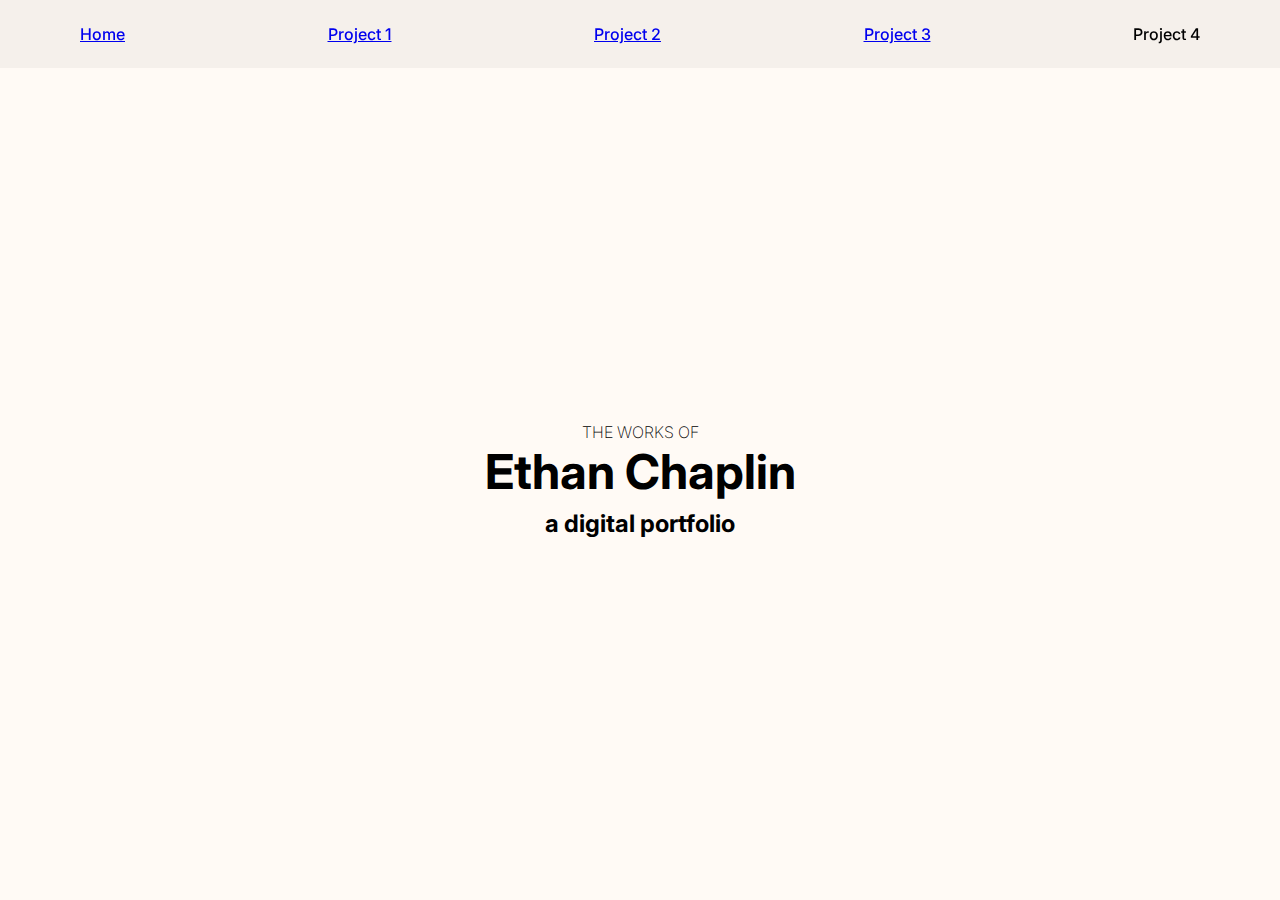
<file: index.html>
<!DOCTYPE html>
<html>
    <head>
        <title>Ethan Chaplin's UI Portfolio</title>
        <link rel="stylesheet" href="styles.css">
        <link rel="preconnect" href="https://fonts.googleapis.com">
        <link rel="preconnect" href="https://fonts.gstatic.com" crossorigin>
        <link href="https://fonts.googleapis.com/css2?family=Inter:ital,opsz,wght@0,14..32,100..900;1,14..32,100..900&family=Open+Sans:ital,wght@0,300..800;1,300..800&display=swap" rel="stylesheet">
    </head>
    <body>
        <div class="nav">
            <div class="links">
                <a href="/youfood/">Home</a>
                <a href="/instrumental">Project 1</a>
                <a href="/smartchair">Project 2</a>
                <a href="/youschedule">Project 3</a>
                <a>Project 4</a>
            </div>
        </div>
        <div class="main-content">
            <div class="hero">
                <p>THE WORKS OF</p>
                <h1>Ethan Chaplin</h1>
                <h2>a digital portfolio</h2>
            </div>
        </div>
    </body>
</html>
</file>
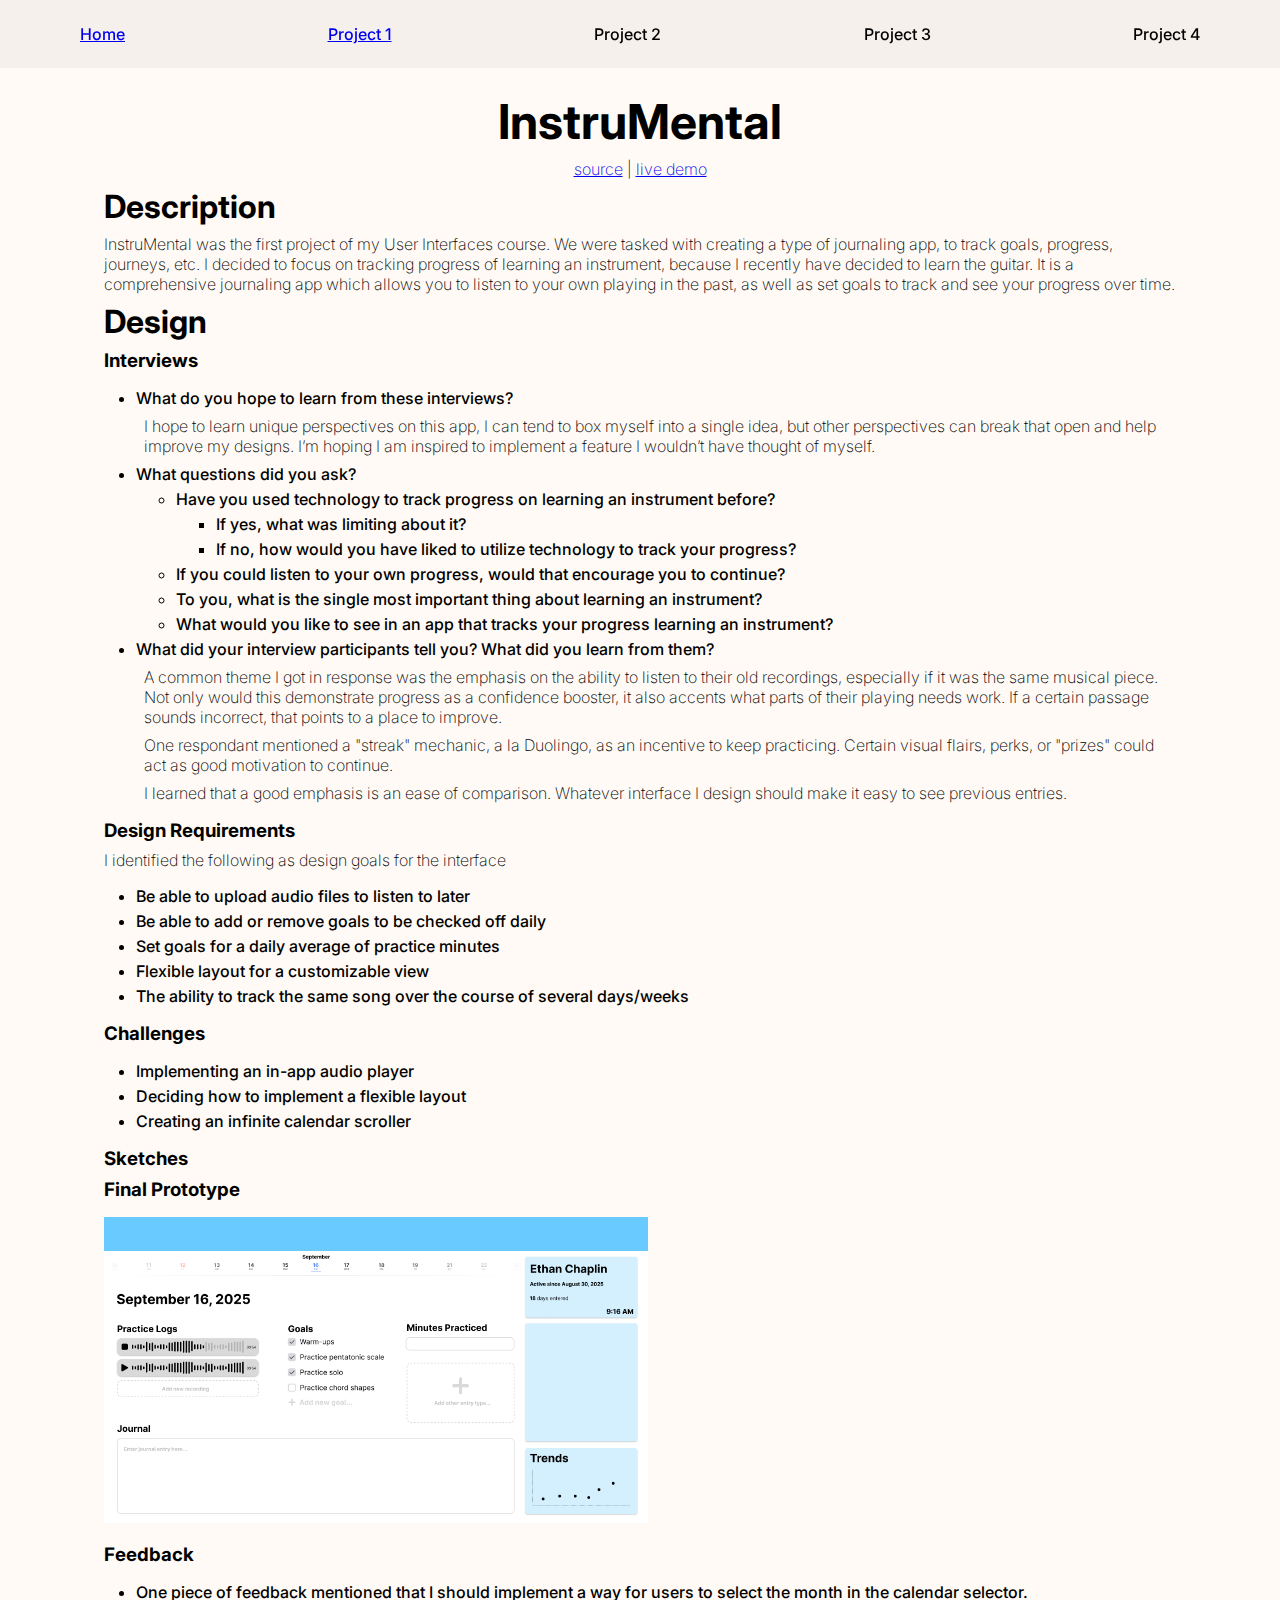
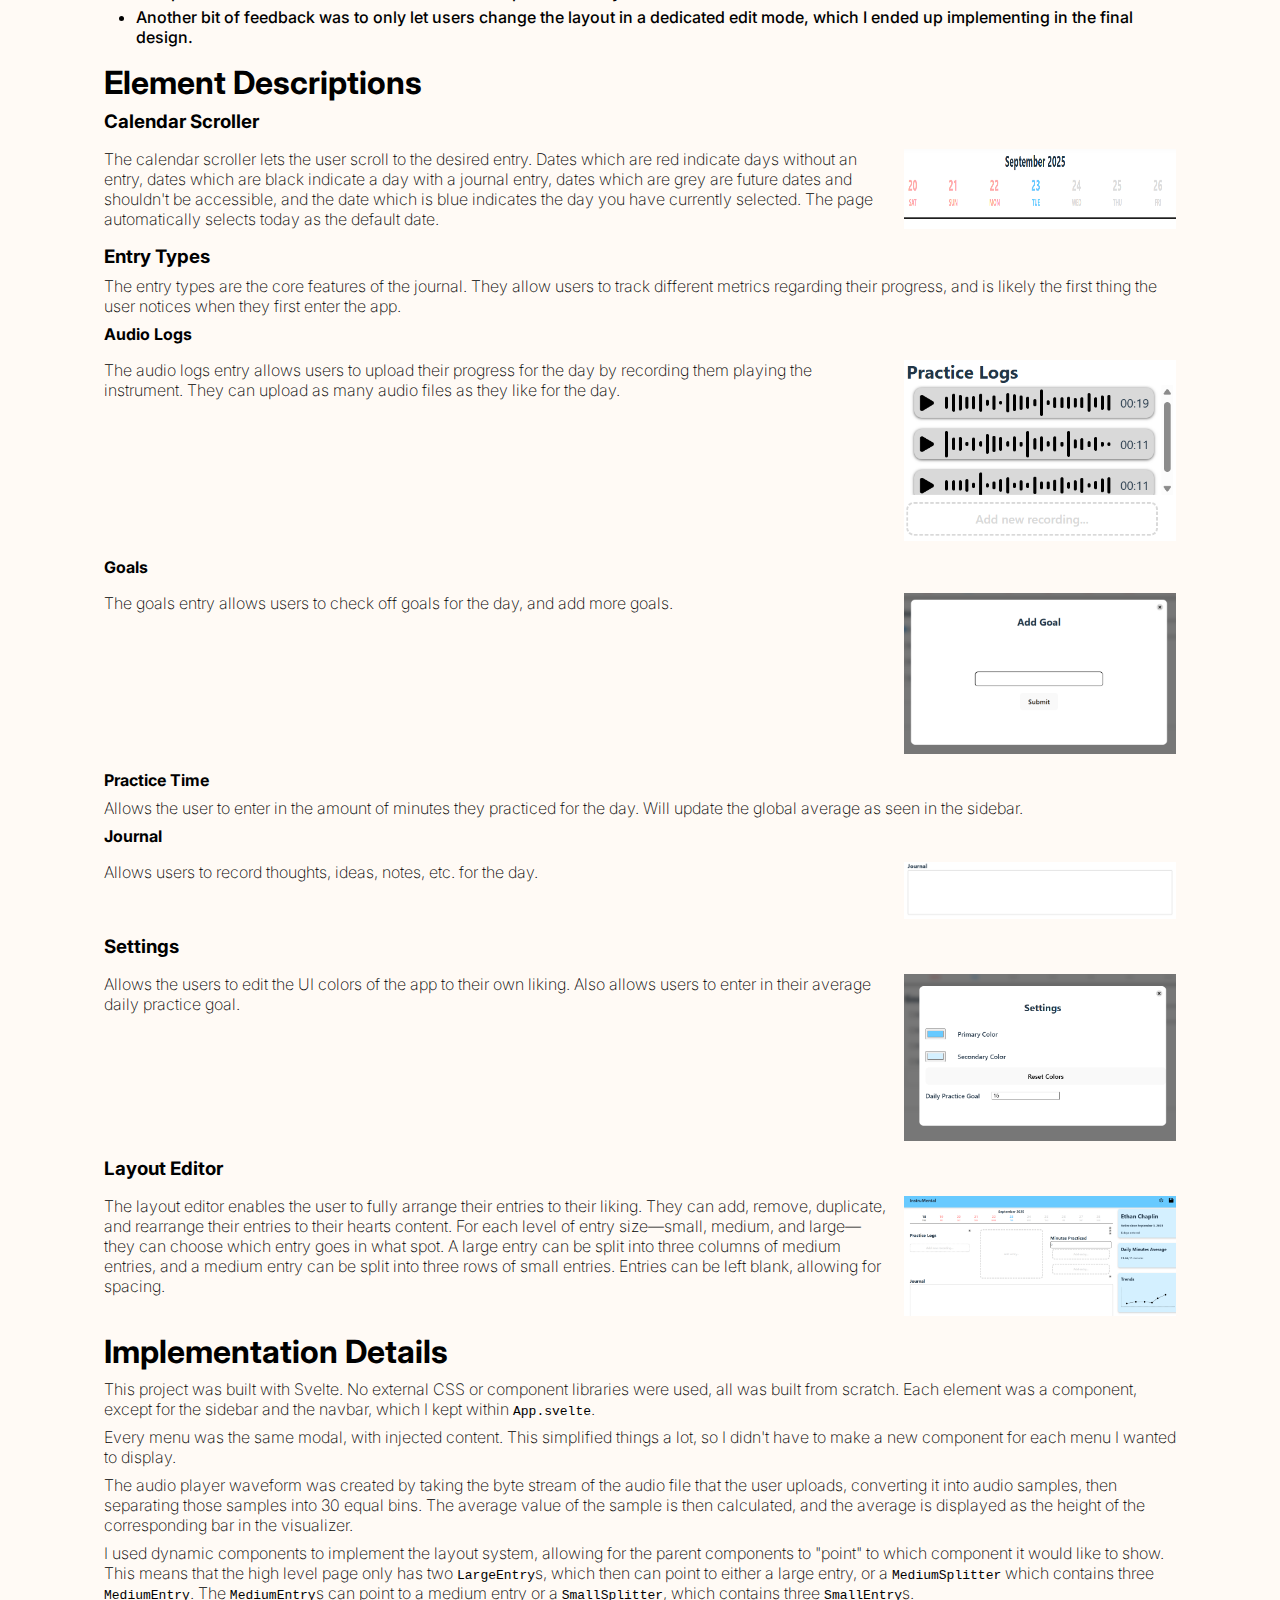
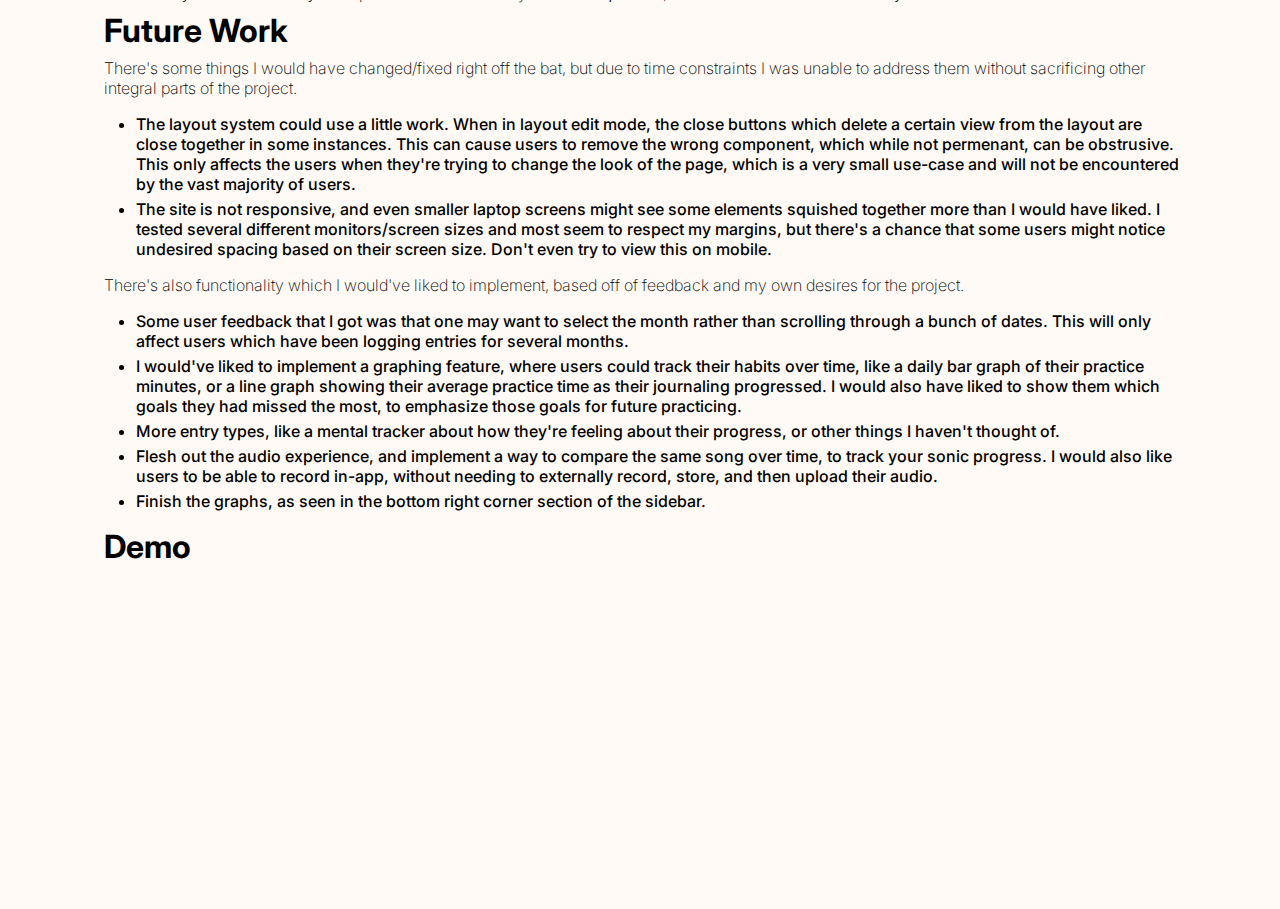
<file: instrumental/index.html>
<!DOCTYPE html>
<html>
    <head>
        <title>InstruMental Documentation</title>
        <link rel="stylesheet" href="styles.css">
            <link rel="preconnect" href="https://fonts.googleapis.com">
            <link rel="preconnect" href="https://fonts.gstatic.com" crossorigin>
            <link href="https://fonts.googleapis.com/css2?family=Inter:ital,opsz,wght@0,14..32,100..900;1,14..32,100..900&family=Open+Sans:ital,wght@0,300..800;1,300..800&display=swap" rel="stylesheet">
    </head>
    <body>
        <div class="nav">
            <div class="links">
                <a href="/">Home</a>
                <a href="/instrumental/">Project 1</a>
                <a>Project 2</a>
                <a>Project 3</a>
                <a>Project 4</a>
            </div>
        </div>
        <div class="documentation">
            <div class="title">
                <h1>InstruMental</h1>
                <p><a href="https://github.com/ethanchaplin/ui-project-1">source</a> | <a href="implementation/">live demo</a></p>
            </div>
            <h2>Description</h2>
            <p>InstruMental was the first project of my User Interfaces course. We were tasked with creating
               a type of journaling app, to track goals, progress, journeys, etc. I decided to focus on tracking progress
               of learning an instrument, because I recently have decided to learn the guitar. It is a comprehensive journaling app
               which allows you to listen to your own playing in the past, as well as set goals to track and see your progress over time.
            </p>
            <h2>Design</h2>
            <h3>Interviews</h3>
            <ul>
                <li>What do you hope to learn from these interviews?</li>
                <p>
                    I hope to learn unique perspectives on this app, 
                    I can tend to box myself into a single idea, but 
                    other perspectives can break that open and help 
                    improve my designs. I’m hoping I am inspired to 
                    implement a feature I wouldn’t have thought of myself.
                </p>
                <li>What questions did you ask?</li>
                <ul>
                    <li>Have you used technology to track progress on learning an instrument before?</li>
                    <ul>
                        <li> If yes, what was limiting about it?</li>
                        <li> If no, how would you have liked to utilize technology to track your progress?</li>
                    </ul>
                    <li>If you could listen to your own progress, would that encourage you to continue?</li>
                    <li>To you, what is the single most important thing about learning an instrument?</li>
                    <li>What would you like to see in an app that tracks your progress learning an instrument?</li>
                </ul>
                <li>What did your interview participants tell you?  What did you learn from them?</li>
                <p>
                    A common theme I got in response was the emphasis on the ability to listen to their old recordings, especially
                    if it was the same musical piece. Not only would this demonstrate progress as a confidence booster, it also accents
                    what parts of their playing needs work. If a certain passage sounds incorrect, that points to a place to improve.
                </p>
                <p>
                    One respondant mentioned a "streak" mechanic, a la Duolingo, as an incentive to keep practicing. Certain visual flairs, perks, 
                    or "prizes" could act as good motivation to continue.
                </p>
                <p>
                    I learned that a good emphasis is an ease of comparison. Whatever interface I design should make it easy to see previous entries.
                </p>
            </ul>
            <h3>Design Requirements</h3>
            <p>I identified the following as design goals for the interface</p>
            <ul>
                <li>Be able to upload audio files to listen to later</li>
                <li>Be able to add or remove goals to be checked off daily</li>
                <li>Set goals for a daily average of practice minutes</li>
                <li>Flexible layout for a customizable view</li>
                <li>The ability to track the same song over the course of several days/weeks</li>
            </ul>
            <h3>Challenges</h3>
            <ul>
                <li>Implementing an in-app audio player</li>
                <li>Deciding how to implement a flexible layout</li>
                <li>Creating an infinite calendar scroller</li>
            </ul>
            <h3>Sketches</h3>
            <h3>Final Prototype</h3>
            <img src="assets/demo_sketch.png">
            <h3>Feedback</h3>
            <ul>
                <li>
                    One piece of feedback mentioned that I should implement a way for users to select the
                    month in the calendar selector.
                </li>
                <li>
                    Another bit of feedback was to only let users change the layout in a dedicated edit mode,
                    which I ended up implementing in the final design.
                </li>
            </ul>
            <h2>Element Descriptions</h2>
            <h3>Calendar Scroller</h3>
            <div class="with-image">
                <p>
                    The calendar scroller lets the user scroll to the desired entry. Dates which are red indicate days without an entry,
                    dates which are black indicate a day with a journal entry, dates which are grey are future dates and shouldn't be accessible,
                    and the date which is blue indicates the day you have currently selected. The page automatically selects today as the default date.
                </p>
                <img src="assets/calendar.png">
            </div>
            <h3>Entry Types</h3>
            <p>
                The entry types are the core features of the journal. They allow users to track different metrics regarding their progress, and is likely
                the first thing the user notices when they first enter the app.
            </p>
            <h4>Audio Logs</h4>
            <div class="with-image">
                <p>
                    The audio logs entry allows users to upload their progress for the day by recording them playing the instrument. They can upload
                    as many audio files as they like for the day.
                </p>
                <img src="assets/practice_logs.png">
            </div>
            <h4>Goals</h4>
            <div class="with-image">
                <p>
                    The goals entry allows users to check off goals for the day, and add more goals.
                </p>
                <img src="assets/add_goal.png">
            </div>
            <h4>Practice Time</h4>
            <p>
                Allows the user to enter in the amount of minutes they practiced for the day. Will update the global average as seen in the sidebar.
            </p>
            <h4>Journal</h4>
            <div class="with-image">
                <p>
                    Allows users to record thoughts, ideas, notes, etc. for the day.
                </p>
                <img src="assets/journal.png">
            </div>
            <h3>Settings</h3>
            <div class="with-image">
                <p>
                    Allows the users to edit the UI colors of the app to their own liking. Also allows users to enter in their average daily practice goal.
                </p>
                <img src="assets/settings.png">
            </div>
            <h3>Layout Editor</h3>
            <div class="with-image">
                <p>
                    The layout editor enables the user to fully arrange their entries to their liking. They can add, remove, duplicate, and rearrange their entries
                    to their hearts content. For each level of entry size&mdash;small, medium, and large&mdash; they can choose which entry goes in what spot. A large entry can be split
                    into three columns of medium entries, and a medium entry can be split into three rows of small entries. Entries can be left blank, allowing for spacing.
                </p>
                <img src="assets/edit_mode.png">
            </div>
            <h2>Implementation Details</h2>
            <p>
                This project was built with Svelte. No external CSS or component libraries were used, all was built from scratch. Each element was a component, except for
                the sidebar and the navbar, which I kept within <code>App.svelte</code>.
            </p>
            <p>
                Every menu was the same modal, with injected content. This simplified things a lot, so I didn't have to make a new component for each menu I wanted to display.
            </p>
            <p>
                The audio player waveform was created by taking the byte stream of the audio file that the user uploads, converting it into audio samples, then separating those
                samples into 30 equal bins. The average value of the sample is then calculated, and the average is displayed as the height of the corresponding bar in the visualizer.
            </p>
            <p>
                I used dynamic components to implement the layout system, allowing for the parent components to "point"
                to which component it would like to show. This means that the high level page only has two <code>LargeEntry</code>s, which then can point to either a large entry,
                or a <code>MediumSplitter</code> which contains three <code>MediumEntry</code>. The <code>MediumEntry</code>s can point to a medium entry or a <code>SmallSplitter</code>, which
                contains three <code>SmallEntry</code>s.
            </p>
            <h2>Future Work</h2>
            <p>There's some things I would have changed/fixed right off the bat, but due to time constraints
               I was unable to address them without sacrificing other integral parts of the project.
            </p>
            <ul>
                <li>
                    The layout system could use a little work. When in layout edit mode, the close buttons which delete
                    a certain view from the layout are close together in some instances. This can cause users to remove the wrong component,
                    which while not permenant, can be obstrusive. This only affects the users when they're trying to change the look of the page,
                    which is a very small use-case and will not be encountered by the vast majority of users.
                </li>
                <li>
                    The site is not responsive, and even smaller laptop screens might see some elements squished together
                    more than I would have liked. I tested several different monitors/screen sizes and most seem to respect my margins,
                    but there's a chance that some users might notice undesired spacing based on their screen size. Don't even try to view this on mobile.
                </li>
            </ul>
            <p>There's also functionality which I would've liked to implement, based off of feedback and my own desires for the project.</p>
            <ul>
                <li>
                    Some user feedback that I got was that one may want to select the month rather than scrolling through a bunch of dates. This will only affect users which
                    have been logging entries for several months.
                </li>
                <li>
                    I would've liked to implement a graphing feature, where users could track their habits over time, like a daily bar graph of their practice minutes,
                    or a line graph showing their average practice time as their journaling progressed. I would also have liked to show them which goals they had missed the most,
                    to emphasize those goals for future practicing.
                </li>
                <li>
                    More entry types, like a mental tracker about how they're feeling about their progress, or other things I haven't thought of.
                </li>
                <li>
                    Flesh out the audio experience, and implement a way to compare the same song over time, to track your sonic progress. I would also like users to be able to record
                    in-app, without needing to externally record, store, and then upload their audio.
                </li>
                <li>
                    Finish the graphs, as seen in the bottom right corner section of the sidebar.
                </li>
            </ul>
            <h2>Demo</h2>
            <iframe width="560" height="315" src="https://www.youtube.com/embed/wbQtER-Vaqk?si=f2spdF2d8dKRteRX" title="YouTube video player" frameborder="0" allow="accelerometer; autoplay; clipboard-write; encrypted-media; gyroscope; picture-in-picture; web-share" referrerpolicy="strict-origin-when-cross-origin" allowfullscreen></iframe>
        </div>
    </body>
</html>
</file>
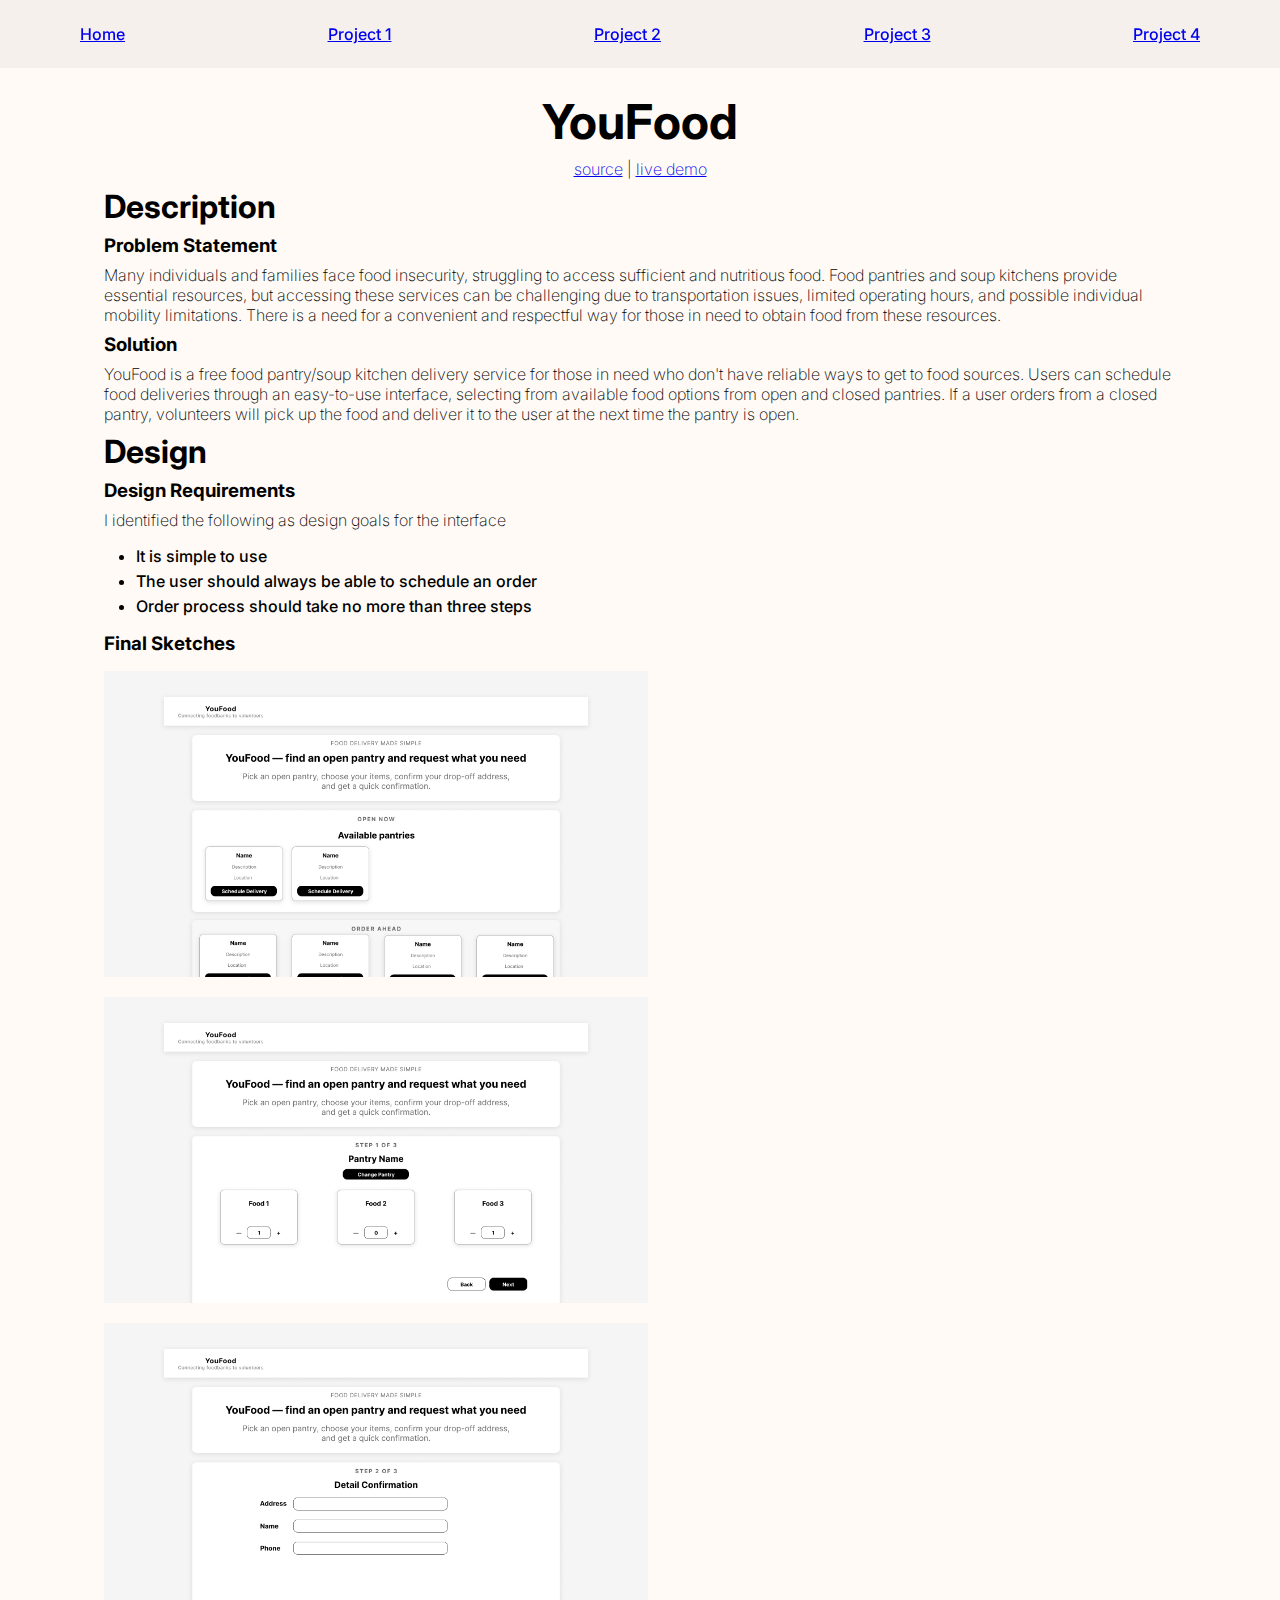
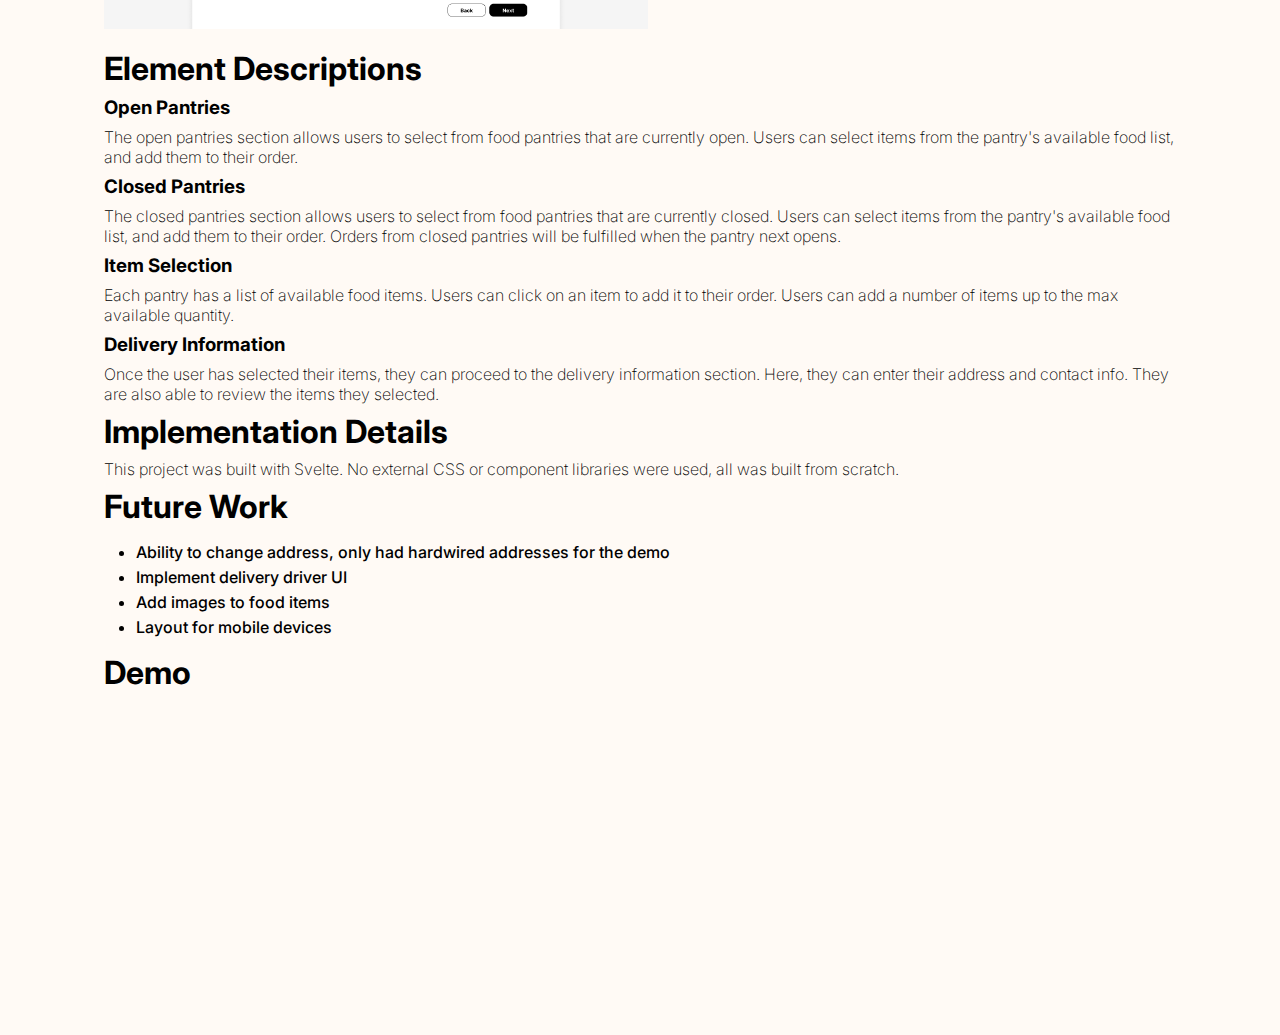
<file: youfood/index.html>
<!DOCTYPE html>
<html>
    <head>
        <title>YouFood Documentation</title>
        <link rel="stylesheet" href="styles.css">
            <link rel="preconnect" href="https://fonts.googleapis.com">
            <link rel="preconnect" href="https://fonts.gstatic.com" crossorigin>
            <link href="https://fonts.googleapis.com/css2?family=Inter:ital,opsz,wght@0,14..32,100..900;1,14..32,100..900&family=Open+Sans:ital,wght@0,300..800;1,300..800&display=swap" rel="stylesheet">
    </head>
    <body>
        <div class="nav">
            <div class="links">
                <a href="/">Home</a>
                <a href="/instrumental/">Project 1</a>
                <a href="/smartchair/">Project 2</a>
                <a href="/youschedule">Project 3</a>
                <a href="/youfood/">Project 4</a>
            </div>
        </div>
        <div class="documentation">
            <div class="title">
                <h1>YouFood</h1>
                <p><a href="https://github.com/ethanchaplin/youfood-proj4/">source</a> | <a href="implementation/">live demo</a></p>
            </div>
            <h2>Description</h2>
            <h3>Problem Statement</h3>
            <p>
                Many individuals and families face food insecurity, struggling to access sufficient and nutritious food. Food pantries and soup kitchens provide essential resources, but
                accessing these services can be challenging due to transportation issues, limited operating hours, and possible individual mobility limitations. There is a need for a convenient and respectful way
                for those in need to obtain food from these resources.
            </p>
            <h3>Solution</h3>
            <p>
                YouFood is a free food pantry/soup kitchen delivery service for those in need who don't have reliable ways to get to food sources.
                Users can schedule food deliveries through an easy-to-use interface, selecting from available food options from open and closed pantries. If
                a user orders from a closed pantry, volunteers will pick up the food and deliver it to the user at the next time the pantry is open.
            </p>
            <h2>Design</h2>
            <h3>Design Requirements</h3>
            <p>I identified the following as design goals for the interface</p>
            <ul>
                <li>It is simple to use</li>
                <li>The user should always be able to schedule an order</li>
                <li>Order process should take no more than three steps</li>
            </ul>
            <h3>Final Sketches</h3>
            <img src="assets/finalsketch1.png">
            <img src="assets/finalsketch2.png">
            <img src="assets/finalsketch3.png">
            <h2>Element Descriptions</h2>
            <h3>Open Pantries</h3>
            <p>
                The open pantries section allows users to select from food pantries that are currently open. Users can select items from the pantry's available food list,
                and add them to their order.
            </p>
            <h3>Closed Pantries</h3>
            <p>
                The closed pantries section allows users to select from food pantries that are currently closed. Users can select items from the pantry's available food list,
                and add them to their order. Orders from closed pantries will be fulfilled when the pantry next opens.
            </p>
            <h3>Item Selection</h3>
            <p>
                Each pantry has a list of available food items. Users can click on an item to add it to their order. Users can add a number of items up to the max available quantity.
            </p>
            <h3>Delivery Information</h3>
            <p>
                Once the user has selected their items, they can proceed to the delivery information section. Here, they can enter their address and contact info. They are also able to review the items they selected.
            </p>
            <h2>Implementation Details</h2>
            <p>
                This project was built with Svelte. No external CSS or component libraries were used, all was built from scratch.
            </p>
            <h2>Future Work</h2>
            <ul>
                <li>Ability to change address, only had hardwired addresses for the demo</li>
                <li>Implement delivery driver UI</li>
                <li>Add images to food items</li>
                <li>Layout for mobile devices</li>
            </ul>
            <h2>Demo</h2>
            <iframe width="560" height="315" src="https://www.youtube.com/embed/naCsIldvd5g?si=9UPMf_-Wn_wff1_m" title="YouTube video player" frameborder="0" allow="accelerometer; autoplay; clipboard-write; encrypted-media; gyroscope; picture-in-picture; web-share" referrerpolicy="strict-origin-when-cross-origin" allowfullscreen></iframe>
        </div>
    </body>
</html>
</file>
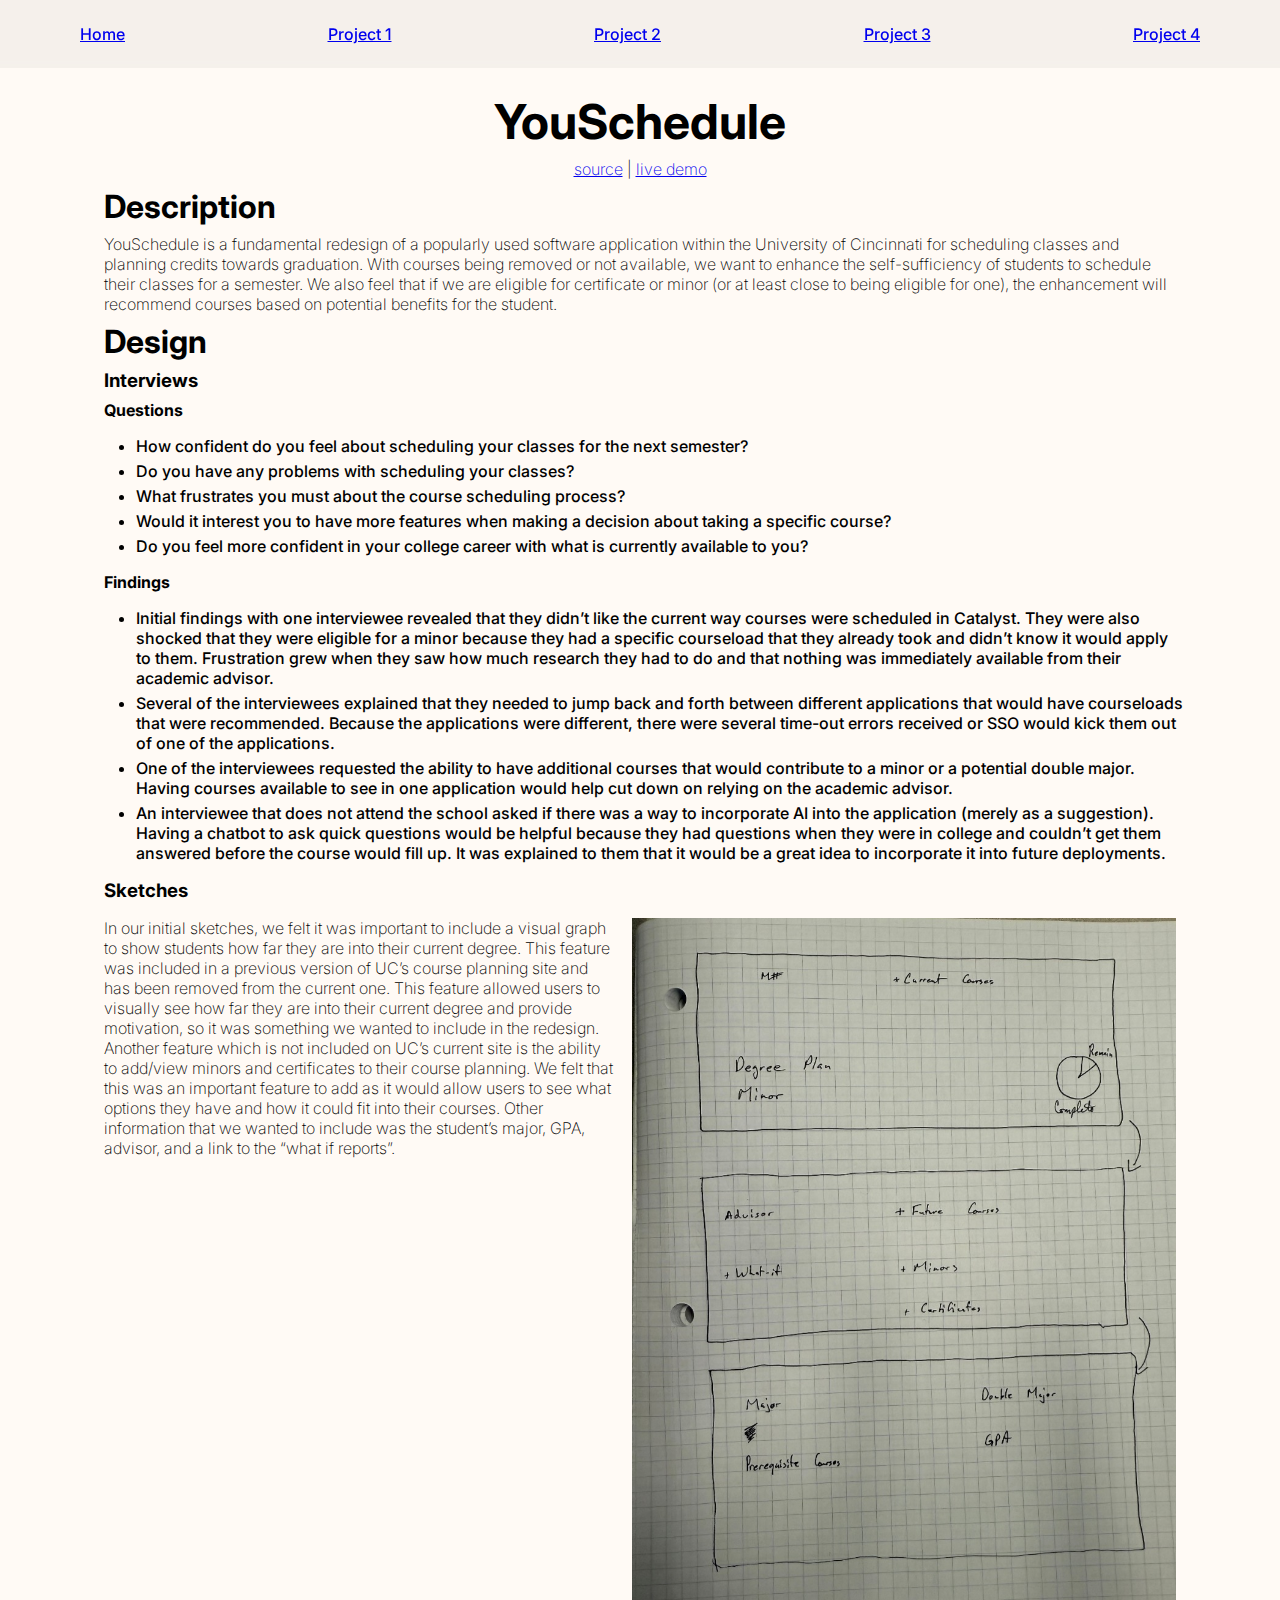
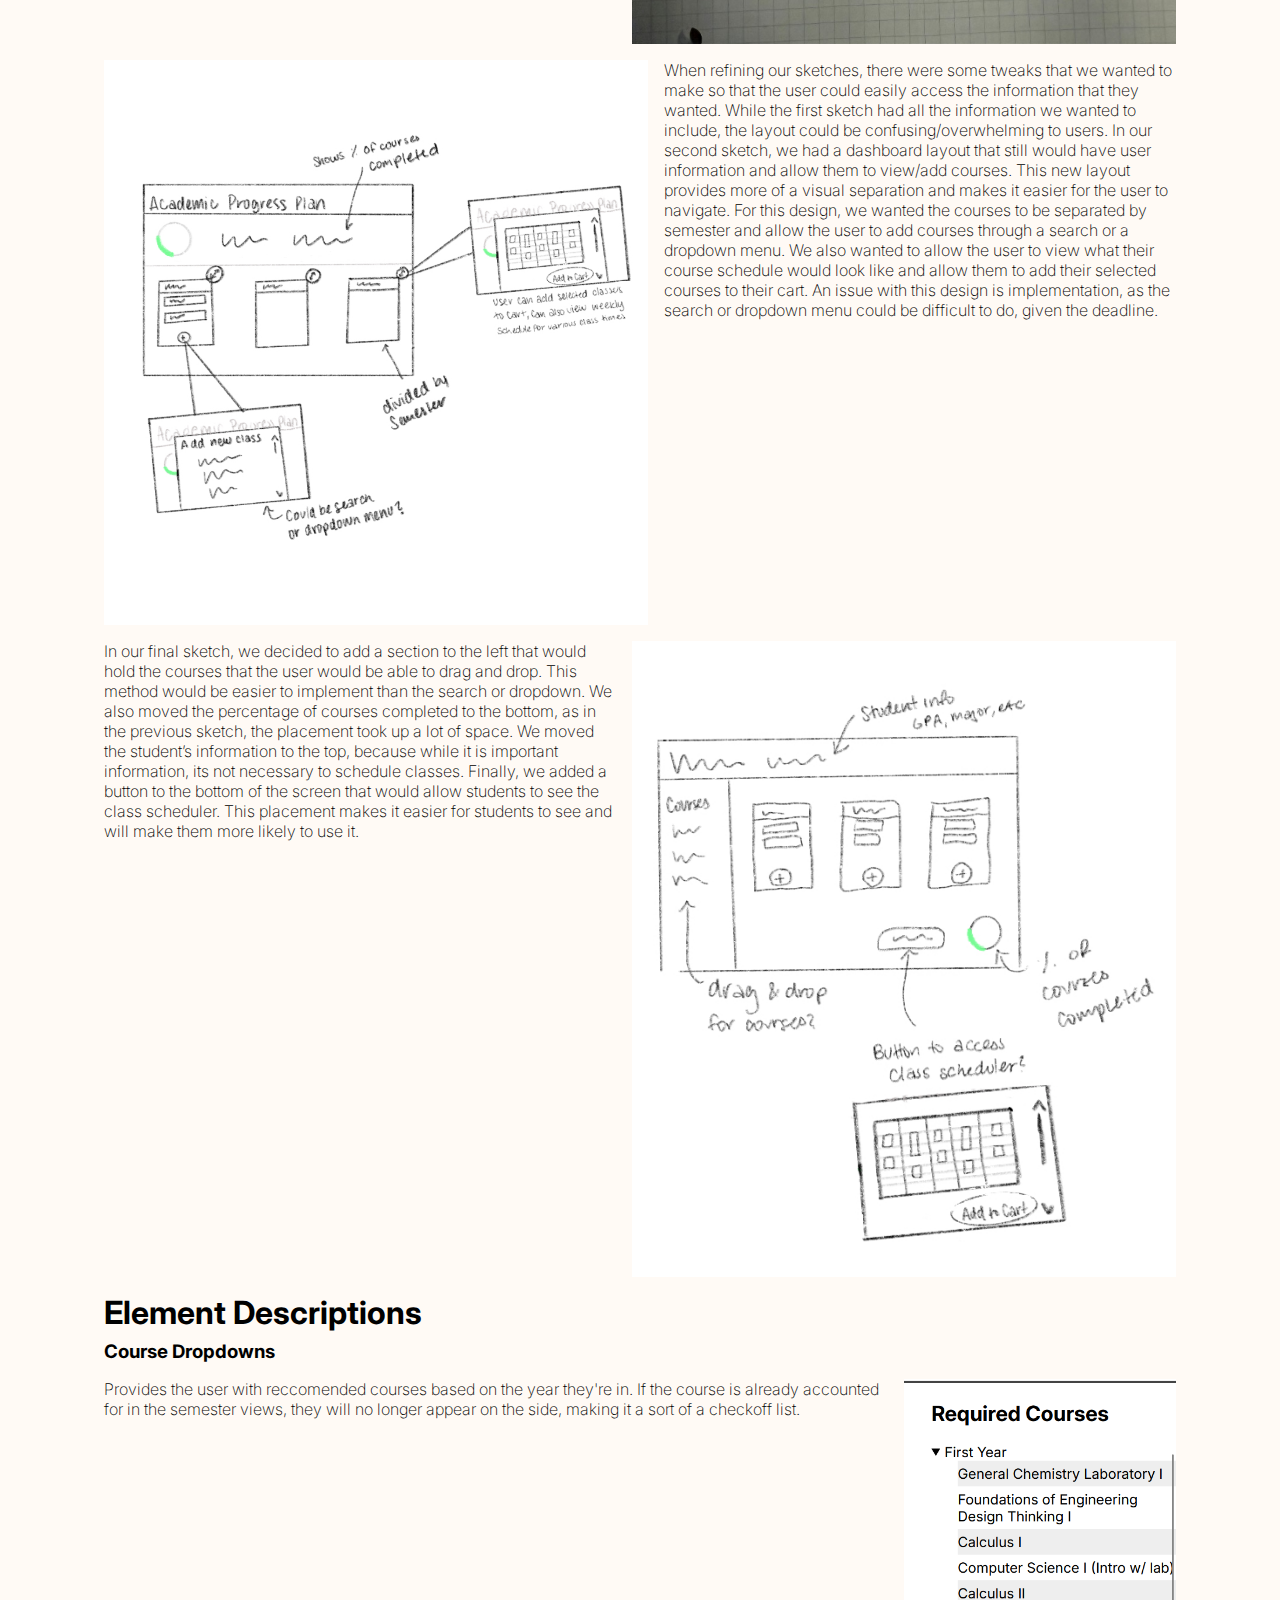
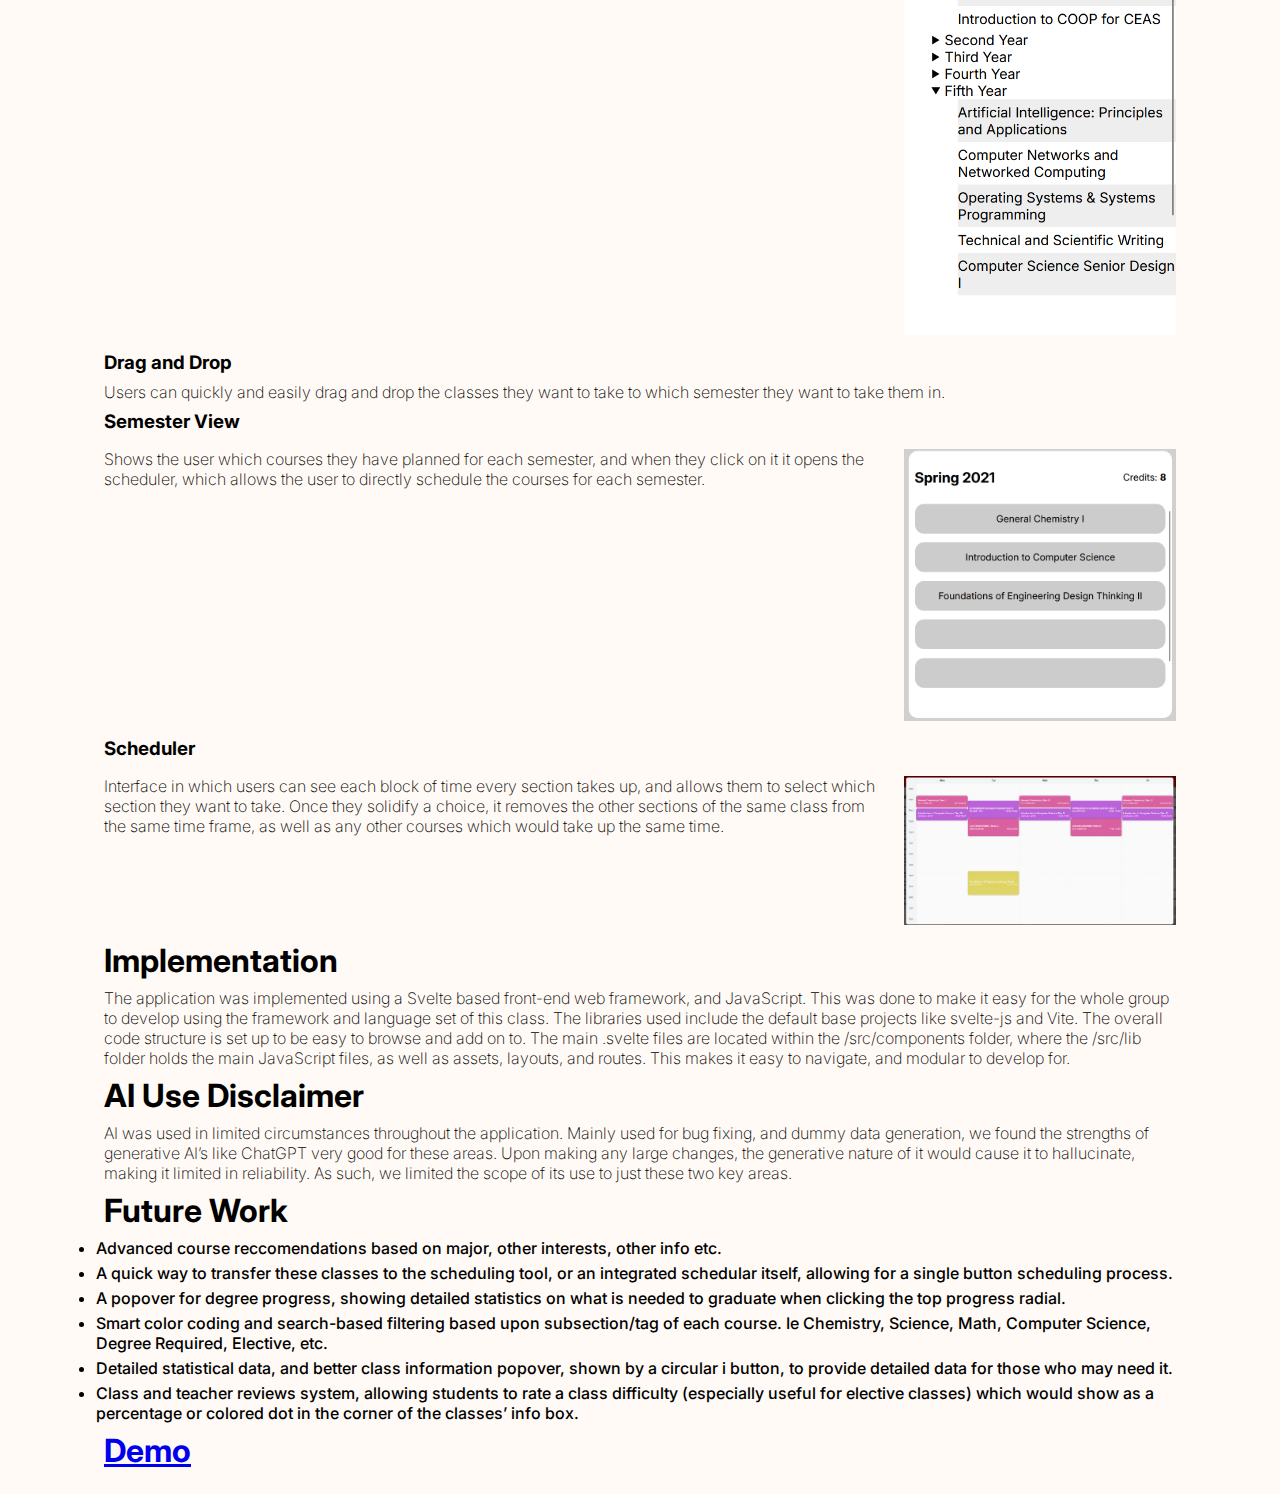
<file: youschedule/index.html>
<!DOCTYPE html>
<html>
    <head>
        <title>YouSchedule Documentation</title>
        <link rel="stylesheet" href="styles.css">
            <link rel="preconnect" href="https://fonts.googleapis.com">
            <link rel="preconnect" href="https://fonts.gstatic.com" crossorigin>
            <link href="https://fonts.googleapis.com/css2?family=Inter:ital,opsz,wght@0,14..32,100..900;1,14..32,100..900&family=Open+Sans:ital,wght@0,300..800;1,300..800&display=swap" rel="stylesheet">
    </head>
    <body>
        <div class="nav">
            <div class="links">
                <a href="/">Home</a>
                <a href="/instrumental/">Project 1</a>
                <a href="/smartchair/">Project 2</a>
                <a href="/youschedule/">Project 3</a>
                <a href="/youfood/">Project 4</a>
            </div>
        </div>
        <div class="documentation">
            <div class="title">
                <h1>YouSchedule</h1>
                <p><a href="https://github.com/ethanchaplin/Project-3">source</a> | <a href="implementation/">live demo</a></p>
            </div>
            <h2>Description</h2>
            <p>
                YouSchedule is a fundamental redesign of a popularly used software application within the University of Cincinnati 
                for scheduling classes and planning credits towards graduation. With courses being removed or not available, we want 
                to enhance the self-sufficiency of students to schedule their classes for a semester. We also feel that if we are 
                eligible for certificate or minor (or at least close to being eligible for one), the enhancement will recommend 
                courses based on potential benefits for the student. 
            </p>
            <h2>Design</h2>
            <h3>Interviews</h3>
            <h4>Questions</h4>
            <ul>
                <li>
                    How confident do you feel about scheduling your classes for the next semester? 
                </li>
                <li>
                    Do you have any problems with scheduling your classes? 
                <li>
                    What frustrates you must about the course scheduling process?
                </li>
                <li>
                    Would it interest you to have more features when making a decision about taking a specific course? 
                </li>
                <li>
                    Do you feel more confident in your college career with what is currently available to you? 
                </li>
            </ul>
            <h4>Findings</h4>
            <ul>
                <li>
                    Initial findings with one interviewee revealed that they didn’t like the current way courses were scheduled in Catalyst. They were also shocked that they were eligible for a minor because they had a specific courseload that they already took and didn’t know it would apply to them. Frustration grew when they saw how much research they had to do and that nothing was immediately available from their academic advisor. 
                </li>
                <li>
                    Several of the interviewees explained that they needed to jump back and forth between different applications that would have courseloads that were recommended. Because the applications were different, there were several time-out errors received or SSO would kick them out of one of the applications. 
                </li>
                <li>
                    One of the interviewees requested the ability to have additional courses that would contribute to a minor or a potential double major. Having courses available to see in one application would help cut down on relying on the academic advisor. 
                </li>
                <li>
                    An interviewee that does not attend the school asked if there was a way to incorporate AI into the application (merely as a suggestion). Having a chatbot to ask quick questions would be helpful because they had questions when they were in college and couldn’t get them answered before the course would fill up. It was explained to them that it would be a great idea to incorporate it into future deployments. 
                </li>
            </ul>
            <h3>Sketches</h3>
            <div class="sketches">
                <p>
                    In our initial sketches, we felt it was important to include a visual graph to show students 
                    how far they are into their current degree. This feature was included in a previous version 
                    of UC’s course planning site and has been removed from the current one. This feature allowed 
                    users to visually see how far they are into their current degree and provide motivation, so 
                    it was something we wanted to include in the redesign. Another feature which is not included on 
                    UC’s current site is the ability to add/view minors and certificates to their course planning. 
                    We felt that this was an important feature to add as it would allow users to see what options 
                    they have and how it could fit into their courses. Other information that we wanted to include 
                    was the student’s major, GPA, advisor, and a link to the “what if reports”.
                </p>
                <img src="./assets/image1.jpeg"/>
            </div>
            <div class="sketches">
                <img src="./assets/image2.png"/>
                <p>
                    When refining our sketches, there were some tweaks that we wanted to make so that the user could 
                    easily access the information that they wanted. While the first sketch had all the information 
                    we wanted to include, the layout could be confusing/overwhelming to users. In our second sketch, 
                    we had a dashboard layout that still would have user information and allow them to view/add courses. 
                    This new layout provides more of a visual separation and makes it easier for the user to navigate. 
                    For this design, we wanted the courses to be separated by semester and allow the user to add courses 
                    through a search or a dropdown menu. We also wanted to allow the user to view what their course 
                    schedule would look like and allow them to add their selected courses to their cart. An issue with
                    this design is implementation, as the search or dropdown menu could be difficult to do, given the
                    deadline.
                </p>
            </div>
            <div class="sketches">
                <p>
                    In our final sketch, we decided to add a section to the left that would hold the courses that the user 
                    would be able to drag and drop. This method would be easier to implement than the search or dropdown. 
                    We also moved the percentage of courses completed to the bottom, as in the previous sketch, the 
                    placement took up a lot of space.  We moved the student’s information to the top, because while it is 
                    important information, its not necessary to schedule classes. Finally, we added a button to the bottom 
                    of the screen that would allow students to see the class scheduler. This placement makes it easier for 
                    students to see and will make them more likely to use it.
                </p>
                <img src="./assets/image3.jpg" />
            </div>
            <h2>Element Descriptions</h2>
            <h3>
                Course Dropdowns
            </h3>
            <div class="with-image">
                <p>
                    Provides the user with reccomended courses based on the year they're in. If the course
                    is already accounted for in the semester views, they will no longer appear on the side, making
                    it a sort of a checkoff list.
                </p>
                <img src="./assets/image5.png"/>
            </div>
            <h3>
                Drag and Drop
            </h3>
            <p>
                Users can quickly and easily drag and drop the classes they want to take to which semester they want to take them in.
            </p>
            <h3>
                Semester View
            </h3>
            <div class="with-image">
                <p>
                    Shows the user which courses they have planned for each semester, and when they click on it it opens the scheduler,
                    which allows the user to directly schedule the courses for each semester.
                </p>
                <img src="./assets/image6.png" />
            </div>
            <h3>
                Scheduler
            </h3>
            <div class="with-image">
                <p>
                    Interface in which users can see each block of time every section takes up, and allows them to select which section they want to take. Once they
                    solidify a choice, it removes the other sections of the same class from the same time frame, as well as any other courses which would take up the same time.
                </p>
                <img src="./assets/image7.png" />
            </div>
            <h2>Implementation</h2>
            <p>
                The application was implemented using a Svelte based front-end web framework, 
                and JavaScript. This was done to make it easy for the whole group to develop 
                using the framework and language set of this class. The libraries used include 
                the default base projects like svelte-js and Vite. The overall code structure 
                is set up to be easy to browse and add on to. The main .svelte files are located 
                within the /src/components folder, where the /src/lib folder holds the main JavaScript files, 
                as well as assets, layouts, and routes. This makes it easy to navigate, and modular to develop for. 
            </p>
            <h2>AI Use Disclaimer</h2>
            <p>
                AI was used in limited circumstances throughout the application. Mainly used for bug fixing, 
                and dummy data generation, we found the strengths of generative AI’s like ChatGPT very good for these areas. 
                Upon making any large changes, the generative nature of it would cause it to hallucinate, making 
                it limited in reliability. As such, we limited the scope of its use to just these two key areas. 
            </p>
            <h2>Future Work</h2>
            <li>
                Advanced course reccomendations based on major, other interests, other info etc.
            </li>
            <li>
                A quick way to transfer these classes to the scheduling tool, or an integrated schedular itself, allowing for a single button scheduling process.
            </li>
            <li>
                A popover for degree progress, showing detailed statistics on what is needed to graduate when clicking the top progress radial.
            </li>
            <li>
                Smart color coding and search-based filtering based upon subsection/tag of each course. Ie Chemistry, Science, Math, Computer Science, Degree Required, Elective, etc. 
            </li>
            <li>
                Detailed statistical data, and better class information popover, shown by a circular i button, to provide detailed data for those who may need it. 
            </li>
            <li>
                Class and teacher reviews system, allowing students to rate a class difficulty (especially useful for elective classes) which would show as a percentage or colored dot in the corner of the classes’ info box. 
            </li>
            <h2><a href="https://uc.mediaspace.kaltura.com/media/t/1_w5mqg688">Demo</a></h2>
        </div>
    </body>
</html>
</file>
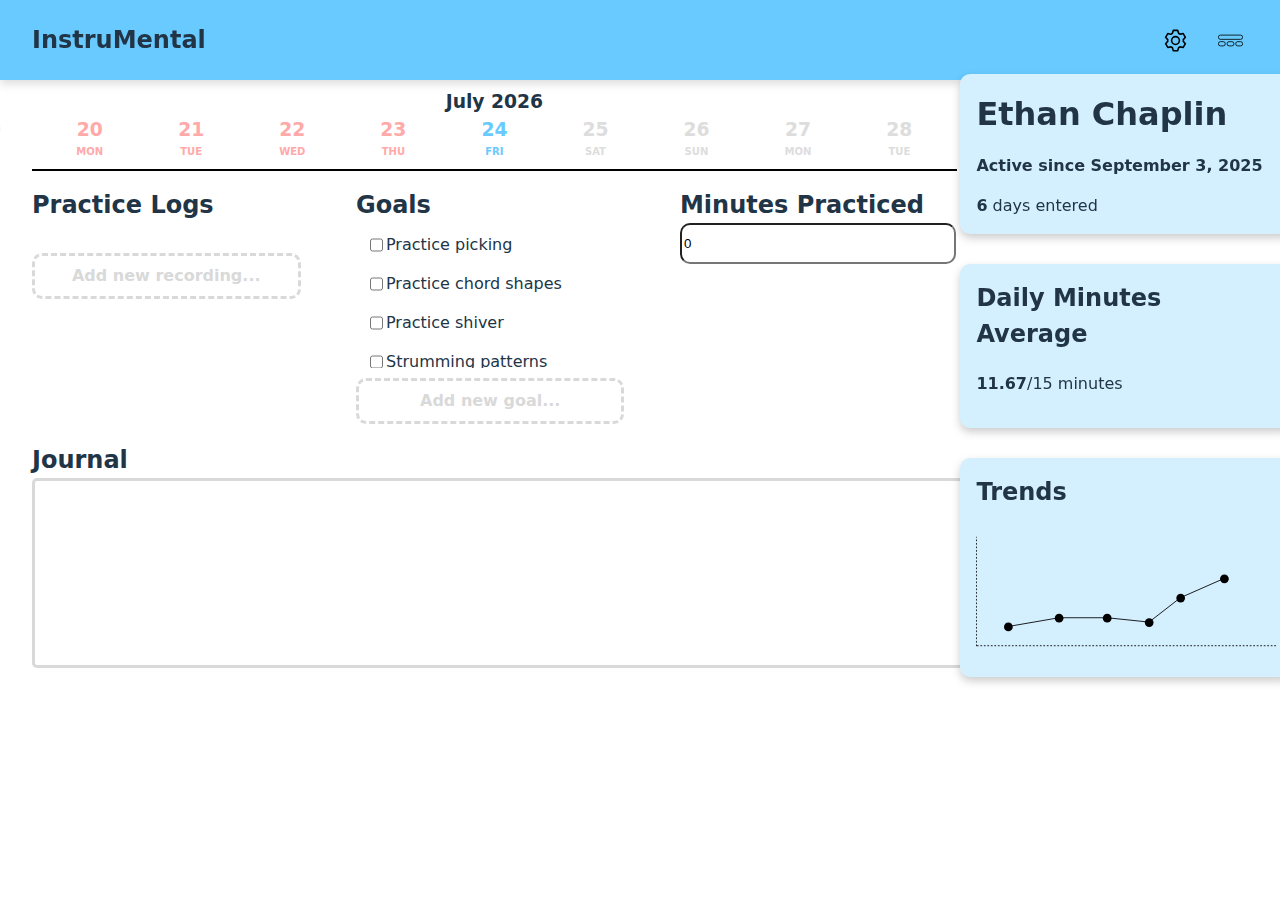
<file: instrumental/implementation/index.html>
<!doctype html>
<html lang="en">
  <head>
    <meta charset="UTF-8" />
    <link rel="icon" type="image/svg+xml" href="vite.svg" />
    <meta name="viewport" content="width=device-width, initial-scale=1.0" />
    <title>InstruMental</title>
    <script type="module" crossorigin src="assets/index-Bqf00bDt.js"></script>
    <link rel="stylesheet" crossorigin href="assets/index-9m5H8Ox2.css">
  </head>
  <body>
    <div id="app"></div>
  </body>
</html>
</file>
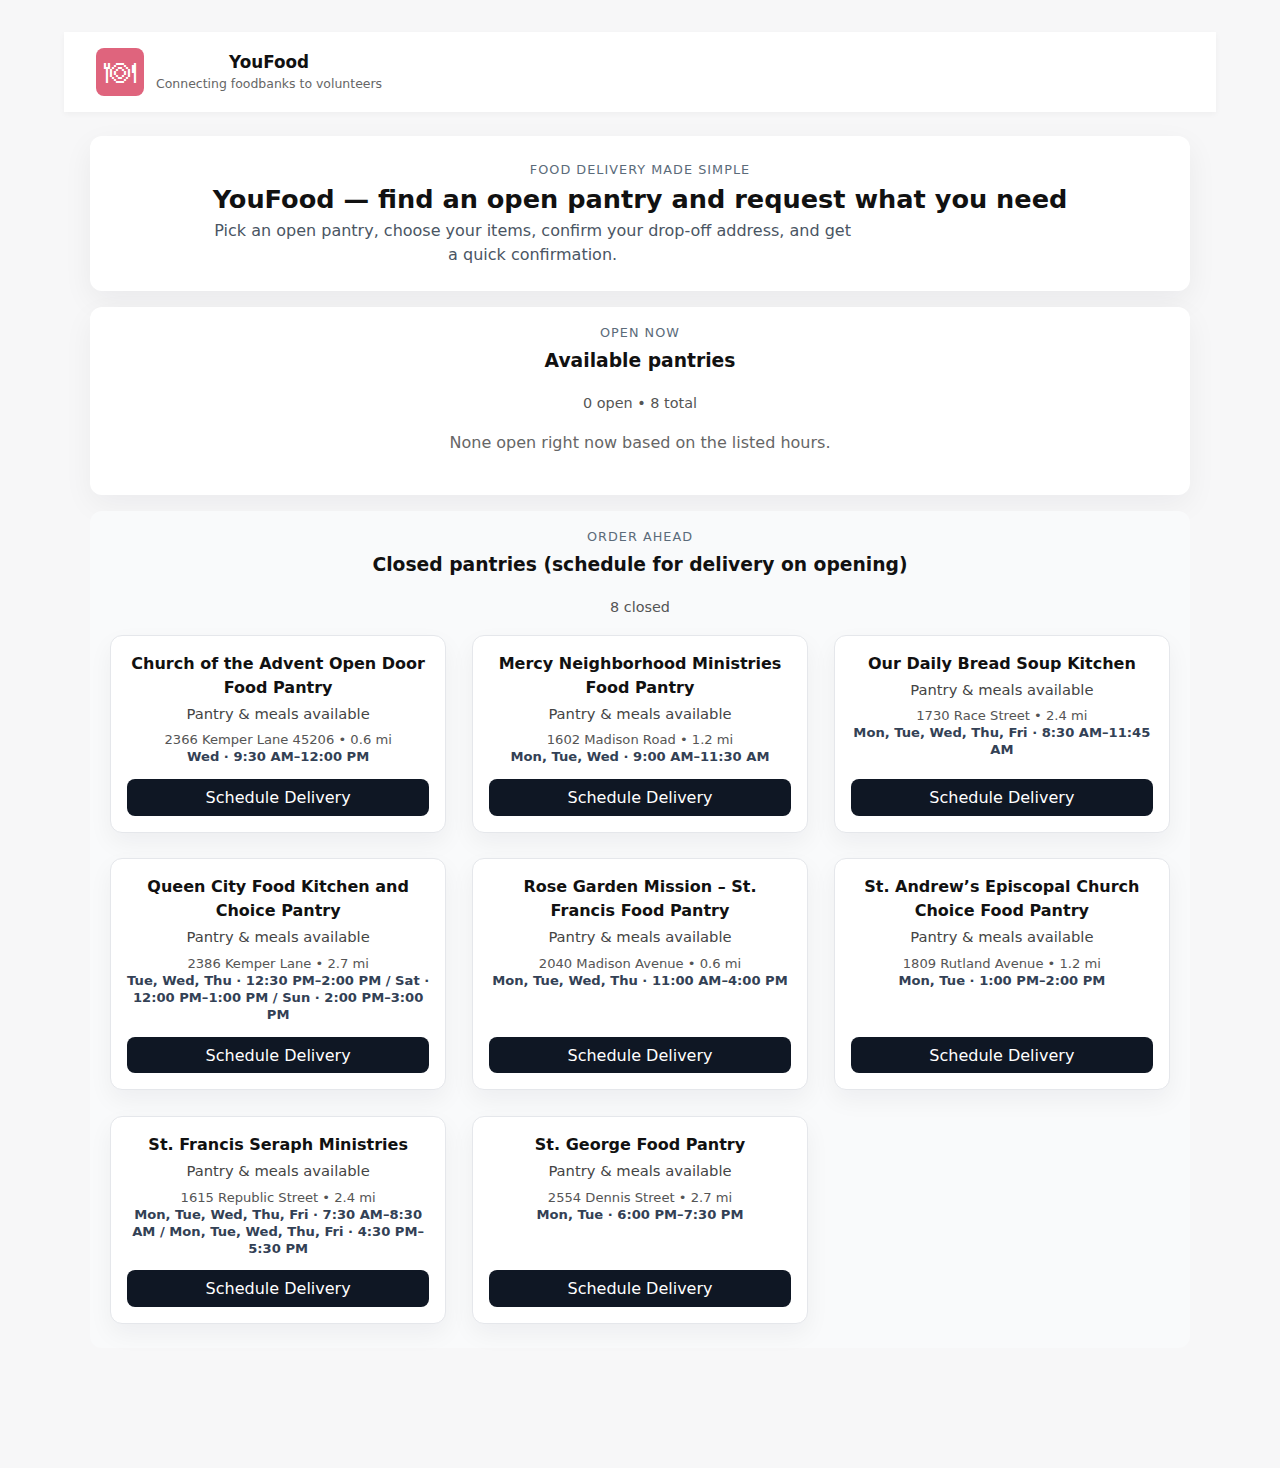
<file: youfood/implementation/index.html>
<!doctype html>
<html lang="en">
  <head>
    <meta charset="UTF-8" />
    <link rel="icon" type="image/svg+xml" href="/vite.svg" />
    <meta name="viewport" content="width=device-width, initial-scale=1.0" />
    <title>proj4</title>
    <script type="module" crossorigin src="./assets/index-O1SAkl-T.js"></script>
    <link rel="stylesheet" crossorigin href="./assets/index-Ba-2dTNY.css">
  </head>
  <body>
    <div id="app"></div>
  </body>
</html>
</file>
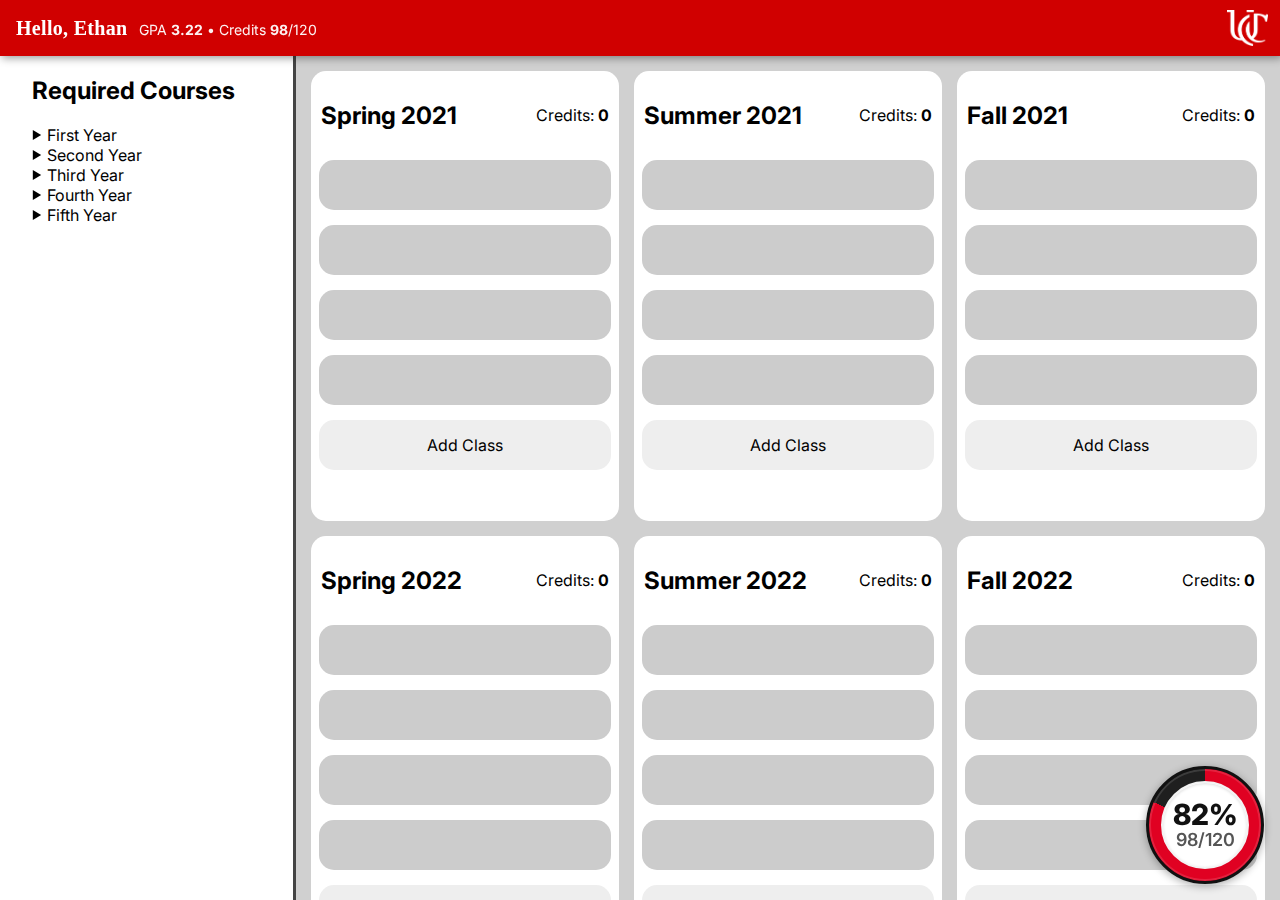
<file: youschedule/implementation/index.html>
<!doctype html>
<html lang="en">
	<head>
		<meta charset="utf-8" />
		<meta name="viewport" content="width=device-width, initial-scale=1" />
		<link rel="preconnect" href="https://fonts.googleapis.com">
		<link rel="preconnect" href="https://fonts.gstatic.com" crossorigin>
		<link href="https://fonts.googleapis.com/css2?family=Inter:ital,opsz,wght@0,14..32,100..900;1,14..32,100..900&family=Open+Sans:ital,wght@0,300..800;1,300..800&display=swap" rel="stylesheet">
		
		<link rel="modulepreload" href="./_app/immutable/entry/start.1CzQHMB-.js">
		<link rel="modulepreload" href="./_app/immutable/chunks/SOCWDmR6.js">
		<link rel="modulepreload" href="./_app/immutable/chunks/Da5ulnKZ.js">
		<link rel="modulepreload" href="./_app/immutable/chunks/BNS7LE9R.js">
		<link rel="modulepreload" href="./_app/immutable/entry/app.LNYQHt_O.js">
		<link rel="modulepreload" href="./_app/immutable/chunks/CxFi6g2Z.js">
		<link rel="modulepreload" href="./_app/immutable/chunks/DS7JpHRJ.js">
		<link rel="modulepreload" href="./_app/immutable/chunks/qvQQYRCv.js">
		<link rel="modulepreload" href="./_app/immutable/chunks/B4_oXTMx.js">
		<style>
			body {
				margin: 0;
				padding: 0;
				overflow-x: hidden;
				font-family: "Inter", sans-serif;
				font-optical-sizing: auto;
				font-style: normal;
			}
		</style>
	</head>
	<body data-sveltekit-preload-data="hover">
		<div style="display: contents">
			<script>
				{
					__sveltekit_15h1o64 = {
						base: new URL('.', location).pathname.slice(0, -1)
					};

					const element = document.currentScript.parentElement;

					Promise.all([
						import("./_app/immutable/entry/start.1CzQHMB-.js"),
						import("./_app/immutable/entry/app.LNYQHt_O.js")
					]).then(([kit, app]) => {
						kit.start(app, element);
					});
				}
			</script>
		</div>
	</body>
</html>
</file>
<file: styles.css>
html {
    width: 100%;
    height: 100%;
}
body {
  font-family: "Inter", sans-serif;
  font-optical-sizing: auto;
  font-weight: 500;
  font-style: normal;
  background-color: #fffaf5;
  flex-direction: column;
  display: flex;
  height: 100%;
  width: 100%;
  margin: 0;
}

p {
    font-weight: 200;
    margin: 0;
}

h1 {
    margin: 0;
    font-size: 3rem;
}

h2 {
    margin: 0.5rem;
}

li {
    margin-bottom: 5px;
}

.nav {
    position: sticky;
    top: 0;
    padding: 1.5rem 0rem;
    width: 100%;
    backdrop-filter: blur(6px);
    background-color: #0000000a;
}

.links {
    margin: 0 5rem;
    display: flex;
    justify-content: space-between;
}

.main-content {
    display: flex;
    align-items: center;
    justify-content: center;
    height: 100%;
    text-align: center;
}

.documentation {
    margin: 1rem 6rem;
    h2 {
        font-size: 2rem;
    }
    h3 {
        margin: 8px;
    }
    h4 {
        margin: 8px;
    }
    p {
        margin: 8px;
    }
}

.title {
    text-align: center;
}
</file>
<file: instrumental/styles.css>
html {
    width: 100%;
    height: auto;
}
body {
  font-family: "Inter", sans-serif;
  font-optical-sizing: auto;
  font-weight: 500;
  font-style: normal;
  background-color: #fffaf5;
  flex-direction: column;
  display: flex;
  height: 100%;
  width: 100%;
  margin: 0;
}

p {
    font-weight: 200;
    margin: 0;
}

h1 {
    margin: 0;
    font-size: 3rem;
}

h2 {
    margin: 0.5rem;
}

li {
    margin-bottom: 5px;
}

.nav {
    position: sticky;
    top: 0;
    padding: 1.5rem 0rem;
    width: 100%;
    backdrop-filter: blur(6px);
    background-color: #0000000a;
}

.links {
    margin: 0 5rem;
    display: flex;
    justify-content: space-between;
}

.main-content {
    display: flex;
    align-items: center;
    justify-content: center;
    height: 100%;
    text-align: center;
}

.documentation {
    margin: 1rem 6rem;
    h1 {
        margin: 8px;
    }
    h2 {
        font-size: 2rem;
        margin: 8px;
    }
    h3 {
        margin: 8px;
    }
    h4 {
        margin: 8px;
    }
    p {
        margin: 8px;
    }
    img {
        margin: 8px;
        width: 50%;
    }
}

.title {
    text-align: center;
}

.with-image {
    display: flex;
    justify-content: space-between;
    img {
        width: 25%;
    }
}
</file>
<file: youfood/styles.css>
html {
    width: 100%;
    height: auto;
}
body {
  font-family: "Inter", sans-serif;
  font-optical-sizing: auto;
  font-weight: 500;
  font-style: normal;
  background-color: #fffaf5;
  flex-direction: column;
  display: flex;
  height: 100%;
  width: 100%;
  margin: 0;
}

p {
    font-weight: 200;
    margin: 0;
}

h1 {
    margin: 0;
    font-size: 3rem;
}

h2 {
    margin: 0.5rem;
}

li {
    margin-bottom: 5px;
}

.nav {
    position: sticky;
    top: 0;
    padding: 1.5rem 0rem;
    width: 100%;
    backdrop-filter: blur(6px);
    background-color: #0000000a;
}

.sketches {
    display: flex;
    img {
        width: 5%;
    }
}

.links {
    margin: 0 5rem;
    display: flex;
    justify-content: space-between;
}

.main-content {
    display: flex;
    align-items: center;
    justify-content: center;
    height: 100%;
    text-align: center;
}

.documentation {
    margin: 1rem 6rem;
    h1 {
        margin: 8px;
    }
    h2 {
        font-size: 2rem;
        margin: 8px;
    }
    h3 {
        margin: 8px;
    }
    h4 {
        margin: 8px;
    }
    p {
        margin: 8px;
    }
    img {
        margin: 8px;
        width: 50%;
    }
}

.title {
    text-align: center;
}

.with-image {
    display: flex;
    justify-content: space-between;
    img {
        width: 25%;
    }
}
</file>
<file: youschedule/styles.css>
html {
    width: 100%;
    height: auto;
}
body {
  font-family: "Inter", sans-serif;
  font-optical-sizing: auto;
  font-weight: 500;
  font-style: normal;
  background-color: #fffaf5;
  flex-direction: column;
  display: flex;
  height: 100%;
  width: 100%;
  margin: 0;
}

p {
    font-weight: 200;
    margin: 0;
}

h1 {
    margin: 0;
    font-size: 3rem;
}

h2 {
    margin: 0.5rem;
}

li {
    margin-bottom: 5px;
}

.nav {
    position: sticky;
    top: 0;
    padding: 1.5rem 0rem;
    width: 100%;
    backdrop-filter: blur(6px);
    background-color: #0000000a;
}

.sketches {
    display: flex;
    img {
        width: 5%;
    }
}

.links {
    margin: 0 5rem;
    display: flex;
    justify-content: space-between;
}

.main-content {
    display: flex;
    align-items: center;
    justify-content: center;
    height: 100%;
    text-align: center;
}

.documentation {
    margin: 1rem 6rem;
    h1 {
        margin: 8px;
    }
    h2 {
        font-size: 2rem;
        margin: 8px;
    }
    h3 {
        margin: 8px;
    }
    h4 {
        margin: 8px;
    }
    p {
        margin: 8px;
    }
    img {
        margin: 8px;
        width: 50%;
    }
}

.title {
    text-align: center;
}

.with-image {
    display: flex;
    justify-content: space-between;
    img {
        width: 25%;
    }
}
</file>
<file: instrumental/implementation/assets/index-9m5H8Ox2.css>
:root{font-family:system-ui,Avenir,Helvetica,Arial,sans-serif;line-height:1.5;font-weight:400;color-scheme:light dark;color:#ffffffde;background-color:#242424;font-synthesis:none;text-rendering:optimizeLegibility;-webkit-font-smoothing:antialiased;-moz-osx-font-smoothing:grayscale}a{font-weight:500;color:#646cff;text-decoration:inherit}a:hover{color:#535bf2}body{margin:0;display:flex;place-items:center;min-width:320px;min-height:100vh}h1{font-size:3.2em;line-height:1.1}.card{padding:2em}#app{max-width:1280px;margin:0;padding:0;min-height:100vh;min-width:100vw}button{border-radius:8px;border:1px solid transparent;padding:.6em 1.2em;font-size:1em;font-weight:500;font-family:inherit;background-color:#1a1a1a;cursor:pointer;transition:border-color .25s}button:hover{border-color:#646cff}button:focus,button:focus-visible{outline:4px auto -webkit-focus-ring-color}@media (prefers-color-scheme: light){:root{color:#213547;background-color:#fff}a:hover{color:#747bff}button{background-color:#f9f9f9}}h3.svelte-lff6yg,p.svelte-lff6yg{margin:0}#date-chooser.svelte-lff6yg{max-height:6rem;display:flex;align-items:center;justify-content:center;gap:75px}.date-and-month.svelte-lff6yg{display:flex;flex-direction:column;align-items:center;border-bottom:solid black 2px;padding-bottom:10px;margin-right:3rem}.selected.svelte-lff6yg{color:#68caff}.selected.svelte-lff6yg p:where(.svelte-lff6yg){color:#68caff!important}.disabled.svelte-lff6yg{color:#ddd;pointer-events:none}.disabled.svelte-lff6yg p:where(.svelte-lff6yg){color:#ddd!important}.inactive.svelte-lff6yg{color:#ffa9a9}.inactive.svelte-lff6yg p:where(.svelte-lff6yg){color:#ffa9a9!important}.styled-date.svelte-lff6yg{text-align:center;cursor:pointer;-webkit-user-select:none;user-select:none}.styled-date.svelte-lff6yg p:where(.svelte-lff6yg){text-transform:uppercase;font-size:10px;font-weight:700;color:#888}h2.svelte-y9pcm{margin-bottom:0;margin-top:0}textarea.svelte-y9pcm{height:180px;width:100%;border-radius:5px;border:3px solid #d9d9d9;resize:none}.hide.svelte-5awcn0{visibility:hidden}.show.svelte-5awcn0{visibility:visible}.close-container.svelte-5awcn0{width:100%;display:flex;flex-direction:row-reverse}.close.svelte-5awcn0{display:flex;align-items:center;justify-content:center;height:15px;width:15px;border-radius:50%;padding:0;margin:10px;background-color:#d9d9d9}.close.svelte-5awcn0:hover{background-color:#aaa;cursor:pointer}.close.svelte-5awcn0:active{background-color:#999}main.svelte-5awcn0{height:100vh;width:100vw;position:absolute;z-index:1000;background-color:#0008;-webkit-backdrop-filter:blur(5px);backdrop-filter:blur(5px);display:flex;align-items:center;justify-content:center;top:0;right:0}main.svelte-5awcn0 h2:where(.svelte-5awcn0){margin-top:0}.modal-card.svelte-5awcn0{background-color:#fff;border-radius:10px;height:50vh;width:40vw;text-align:center;pointer-events:all;display:flex;flex-direction:column}h2.svelte-nh4ix3{text-align:left;margin-bottom:0;margin-top:0}main.svelte-nh4ix3{width:98%;height:100%}input.svelte-nh4ix3{display:flex}p.svelte-nh4ix3{margin:0}.goal-entry.svelte-nh4ix3{display:flex;flex-direction:column;align-items:center;height:100%;justify-content:center;gap:15px}.goal-entry.svelte-nh4ix3 input:where(.svelte-nh4ix3){height:30px;width:300px;border-radius:7px}.add-goal.svelte-nh4ix3{height:40px;border-radius:10px;border:3px dashed #d9d9d9;display:flex;align-items:center;justify-content:space-around;cursor:pointer;transition:all .2s ease}.add-goal.svelte-nh4ix3:hover{background-color:#f4f4f4}.add-goal.svelte-nh4ix3 p:where(.svelte-nh4ix3){color:#d9d9d9;font-weight:600}.goals.svelte-nh4ix3{display:flex;flex-direction:column;justify-content:start;width:100%;padding:10px;gap:15px;overflow:auto;max-height:125px}.add-goal-container.svelte-nh4ix3{width:100%;padding-top:10px;overflow:auto}.goal-check.svelte-nh4ix3{display:flex}.audio-container.svelte-1yguyue{height:40px;min-width:70%;border-radius:10px;background-color:#d9d9d9;filter:drop-shadow(0px 1px 2px #000000aa);display:flex;align-items:center;justify-content:space-around}.grey.svelte-1yguyue{background-color:#b3b3b3!important}.waveform.svelte-1yguyue{display:flex;gap:5px;align-items:center}.audio-bar.svelte-1yguyue{background-color:#000;width:4px;border-radius:5px;transition:background-color linear .5s}.play-button.svelte-1yguyue{display:flex;align-items:center;justify-content:center;cursor:pointer}h2.svelte-btpas9{text-align:left;margin-bottom:0;margin-top:0}main.svelte-btpas9{width:98%;height:150px}.add-audio.svelte-btpas9{height:40px;border-radius:10px;border:3px dashed #d9d9d9;display:flex;width:100%;align-items:center;justify-content:space-around;cursor:pointer;transition:all .2s ease}.add-audio.svelte-btpas9:hover{background-color:#f4f4f4}.add-audio.svelte-btpas9 p:where(.svelte-btpas9){color:#d9d9d9;font-weight:600}.audio-files.svelte-btpas9{display:flex;flex-direction:column;justify-content:start;max-height:125px;width:100%;padding:10px;gap:15px;overflow:auto}.add-audio-container.svelte-btpas9{width:100%;padding-top:10px;overflow:auto;display:flex;align-items:center;justify-content:center}h2.svelte-eyt80y{text-align:left;margin-bottom:0;margin-top:0}main.svelte-eyt80y{width:98%;height:150px}input.svelte-eyt80y{width:100%;height:35px;border-radius:10px}main.svelte-1uv2px8{height:60px;width:250px;position:absolute;right:50px;bottom:30px;background-color:#fff;border-radius:15px;filter:drop-shadow(0px 4px 4px #00000022);opacity:0%;overflow:hidden;z-index:100;display:flex;flex-direction:column;align-items:center;transition:opacity .5s ease}.visible.svelte-1uv2px8{opacity:100%}main.svelte-1okjhz2{height:100%}.close-container.svelte-1okjhz2{width:100%;display:flex;justify-content:flex-end;height:15px}.close.svelte-1okjhz2{display:flex;align-items:center;justify-content:center;height:15px;width:15px;border-radius:50%;margin:0;padding:0;background-color:#d9d9d9}.close.svelte-1okjhz2:hover{background-color:#aaa;cursor:pointer}.close.svelte-1okjhz2:active{background-color:#999}.add-entry.svelte-1okjhz2{border:5px #d9d9d9 dashed;height:50px;border-radius:15px;display:flex;margin:10px;align-items:center;justify-content:center}.add-entry.svelte-1okjhz2 p:where(.svelte-1okjhz2){font-weight:500;color:#d9d9d9}.add-entry.svelte-1okjhz2:hover{background-color:#eee;cursor:pointer}.medium-splitter.svelte-v51tmr{display:grid;grid-template-rows:repeat(3,minmax(0,1fr));height:250px}main.svelte-15cfi0s{width:100%;height:100%}.close-container.svelte-15cfi0s{width:100%;display:flex;justify-content:flex-end;height:15px}.close.svelte-15cfi0s{display:flex;align-items:center;justify-content:center;height:15px;width:15px;border-radius:50%;margin:0;padding:0;background-color:#d9d9d9}.close.svelte-15cfi0s:hover{background-color:#aaa;cursor:pointer}.close.svelte-15cfi0s:active{background-color:#999}.add-entry.svelte-15cfi0s{border:5px #d9d9d9 dashed;height:100%;width:100%;border-radius:15px;display:flex;align-items:center;justify-content:center}.add-entry.svelte-15cfi0s p:where(.svelte-15cfi0s){font-weight:500;color:#d9d9d9}.add-entry.svelte-15cfi0s:hover{background-color:#eee;cursor:pointer}.medium-splitter.svelte-gcdkjb{display:grid;grid-template-columns:repeat(3,minmax(0,1fr));height:250px;gap:50px}main.svelte-629h1m{grid-column:span 3 / span 3;width:100%}.close-container.svelte-629h1m{width:100%;display:flex;justify-content:flex-end;height:15px}.close.svelte-629h1m{display:flex;align-items:center;justify-content:center;height:15px;width:15px;border-radius:50%;margin:0;padding:0;background-color:#d9d9d9}.close.svelte-629h1m:hover{background-color:#aaa;cursor:pointer}.close.svelte-629h1m:active{background-color:#999}.add-entry.svelte-629h1m{border:5px #d9d9d9 dashed;height:205px;width:100%;border-radius:15px;display:flex;align-items:center;justify-content:center}.add-entry.svelte-629h1m p:where(.svelte-629h1m){font-weight:500;color:#d9d9d9}.add-entry.svelte-629h1m:hover{background-color:#eee;cursor:pointer}main.svelte-1n46o8q{padding:0;margin:0}.settings.svelte-1n46o8q{display:flex;flex-direction:column;margin-left:15px;font-weight:600}.settings.svelte-1n46o8q .row:where(.svelte-1n46o8q){display:flex;align-items:center;gap:30px}.navbar.svelte-1n46o8q{min-height:80px;width:100vw;filter:drop-shadow(0px 4px 4px #00000022);margin:0;padding:0;display:flex;align-items:center;justify-content:space-between}.navbar.svelte-1n46o8q .buttons:where(.svelte-1n46o8q){margin-right:2rem;display:flex;gap:20px}.navbar.svelte-1n46o8q h2:where(.svelte-1n46o8q){padding:0;margin:0 0 0 2rem}.ico-button.svelte-1n46o8q{width:35px;height:35px;display:flex;align-items:center;justify-content:center;border-radius:50%}.ico-button.svelte-1n46o8q img:where(.svelte-1n46o8q){height:25px;width:25px;cursor:pointer}.ico-button.svelte-1n46o8q:hover{background-color:#0004}.ico-button.svelte-1n46o8q:active{background-color:#0006}.journal-margin.svelte-1n46o8q{margin:.5rem 2rem;height:100%}.journal.svelte-1n46o8q{display:flex;width:100%;height:100%;box-sizing:border-box}.journal-entry.svelte-1n46o8q{margin-right:2rem;margin-top:1rem}.main-journal.svelte-1n46o8q{width:80%}.sidebar.svelte-1n46o8q{width:20%;height:575px;display:flex;justify-content:center;align-items:center;flex-direction:column;gap:30px}.disabled.svelte-1n46o8q{pointer-events:none;color:#ddd;border-color:#ddd}.card.svelte-1n46o8q{border-radius:10px;filter:drop-shadow(0px 4px 4px #00000033);z-index:10;width:300px;padding:16px}.card.svelte-1n46o8q h2:where(.svelte-1n46o8q){margin-top:0}.user-info.svelte-1n46o8q{height:200px;display:flex;flex-direction:column;gap:16px;text-align:left}.user-info.svelte-1n46o8q h2:where(.svelte-1n46o8q){margin:0;font-size:2rem}.user-info.svelte-1n46o8q h3:where(.svelte-1n46o8q){margin:0;font-size:1rem}.user-info.svelte-1n46o8q p:where(.svelte-1n46o8q){margin:0}.achievements.svelte-1n46o8q,.trends.svelte-1n46o8q{height:200px}.entries.svelte-1n46o8q{display:flex;flex-direction:column;gap:5px}.entry-row.svelte-1n46o8q{width:98%}
</file>
<file: youfood/implementation/assets/index-Ba-2dTNY.css>
:root{font-family:system-ui,Avenir,Helvetica,Arial,sans-serif;line-height:1.5;font-weight:400;color-scheme:light dark;color:#ffffffde;background-color:#242424;font-synthesis:none;text-rendering:optimizeLegibility;-webkit-font-smoothing:antialiased;-moz-osx-font-smoothing:grayscale}a{font-weight:500;color:#646cff;text-decoration:inherit}a:hover{color:#535bf2}body{margin:0;display:flex;place-items:center;min-width:320px;min-height:100vh}h1{font-size:3.2em;line-height:1.1}.card{padding:2em}#app{width:100%;margin:0 2rem;padding:2rem;text-align:center}button{border-radius:8px;border:1px solid transparent;padding:.6em 1.2em;font-size:1em;font-weight:500;font-family:inherit;background-color:#1a1a1a;cursor:pointer;transition:border-color .25s}button:hover{border-color:#646cff}button:focus,button:focus-visible{outline:4px auto -webkit-focus-ring-color}@media(prefers-color-scheme:light){:root{color:#213547;background-color:#fff}a:hover{color:#747bff}button{background-color:#f9f9f9}}.site-header.svelte-zne36e{display:flex;align-items:center;justify-content:space-between;padding:1rem 2rem;background:#fff;box-shadow:0 2px 6px #0a0a0f0a}.brand.svelte-zne36e{display:flex;gap:.75rem;align-items:center;cursor:pointer}.title.svelte-zne36e{font-weight:700;font-size:1.05rem}.subtitle.svelte-zne36e{font-size:.78rem;color:#666}.logo.svelte-zne36e{flex:0 0 auto;background-color:#df647d;width:3rem;height:3rem;border-radius:8px;display:flex;align-items:center;justify-content:center;text-align:center;font-size:2rem;color:#fff}.actions.svelte-zne36e{display:flex;gap:.5rem;align-items:center}.card.svelte-zdja33{background:#fff;border-radius:12px;padding:1rem;display:flex;flex-direction:column;gap:.85rem;box-shadow:0 10px 24px #14141e0d;border:1px solid #e5e7eb;height:100%;width:100%;box-sizing:border-box}.top.svelte-zdja33{display:flex;flex-direction:column;gap:0;align-items:center;text-align:center}.content.svelte-zdja33{width:100%}h4.svelte-zdja33{margin:0 0 .2rem;font-size:1rem}.desc.svelte-zdja33{margin:0 0 .4rem;color:#444;font-size:.92rem}.meta.svelte-zdja33{font-size:.82rem;color:#555;line-height:1.3}.meta.hours.svelte-zdja33{color:#334155;font-weight:600}.actions.svelte-zdja33{margin-top:auto}.actions.svelte-zdja33 button:where(.svelte-zdja33){width:100%;background:#0f1724;color:#fff;border:none;padding:.55rem .7rem;border-radius:8px;cursor:pointer}body{font-family:system-ui,-apple-system,Segoe UI,Roboto,Helvetica Neue,Arial;margin:0;color:#111;background:#f7f7f8}.page.svelte-1n46o8q{max-width:1100px;margin:0 auto 4rem;padding:1.5rem;display:flex;flex-direction:column;gap:1rem}.hero.svelte-1n46o8q{background:#fff;border-radius:12px;padding:1.5rem;display:flex;flex-direction:column;align-items:center;justify-content:center;gap:1rem;box-shadow:0 10px 30px #0a14280f}.eyebrow.svelte-1n46o8q{text-transform:uppercase;letter-spacing:.08em;font-size:.8rem;color:#5b6b7a;margin:0 0 .35rem}h1.svelte-1n46o8q{margin:0 0 .35rem;font-size:1.6rem}.lede.svelte-1n46o8q{margin:0;color:#4a5563;max-width:640px;text-align:center}.panel.svelte-1n46o8q{background:#fff;border-radius:12px;padding:1rem 1.25rem 1.5rem;box-shadow:0 10px 30px #0a14280d}.panel.subtle.svelte-1n46o8q{background:#f9fafb;box-shadow:none}.panel-head.svelte-1n46o8q{display:flex;flex-direction:column;align-items:center;justify-content:center;gap:1rem;text-align:center}.panel-head.svelte-1n46o8q h3:where(.svelte-1n46o8q){margin:.1rem 0}.grid.svelte-1n46o8q{display:grid;grid-template-columns:repeat(3,1fr);gap:1.6rem;margin-top:1rem;align-items:stretch}.items-grid.svelte-1n46o8q{margin-top:1rem;display:grid;grid-template-columns:repeat(3,1fr);gap:1rem}.item-card.svelte-1n46o8q{display:flex;flex-direction:column;gap:.75rem;background:#f8fafc;border:1px solid #e5e7eb;border-radius:10px;padding:1rem;text-align:center}.item-name.svelte-1n46o8q{font-weight:700;margin:0}.item-max.svelte-1n46o8q{font-size:.85rem;color:#64748b;margin:.1rem 0 0}.qty.svelte-1n46o8q{display:flex;align-items:center;justify-content:center;gap:.4rem}input.svelte-1n46o8q::-webkit-outer-spin-button,input.svelte-1n46o8q::-webkit-inner-spin-button{-webkit-appearance:none;margin:0}input[type=number].svelte-1n46o8q{-moz-appearance:textfield}.qty.svelte-1n46o8q input:where(.svelte-1n46o8q){width:30px;text-align:center;padding:.4rem;border-radius:8px;border:1px solid #d6d9df}.qty.svelte-1n46o8q button:where(.svelte-1n46o8q){border:1px solid #d6d9df;background:#fff;border-radius:8px;padding:.35rem .6rem;cursor:pointer}.actions.svelte-1n46o8q{display:flex;justify-content:flex-end;gap:.6rem;margin-top:1rem}.actions.center.svelte-1n46o8q{justify-content:center}.primary.svelte-1n46o8q{background:#0f172a;color:#fff;border:none;padding:.65rem 1rem;border-radius:10px;cursor:pointer}.ghost.svelte-1n46o8q{background:transparent;color:#0f172a;border:1px solid #cbd5e1;padding:.6rem .9rem;border-radius:10px;cursor:pointer}.form-section.svelte-1n46o8q{display:flex;flex-direction:column;gap:1.5rem;margin-top:1.5rem;max-width:500px;margin-left:auto;margin-right:auto}.form-group.svelte-1n46o8q{display:flex;flex-direction:column;gap:.5rem}.label.svelte-1n46o8q{font-weight:700;font-size:.95rem;margin-bottom:.25rem}select.svelte-1n46o8q,input.svelte-1n46o8q,textarea.svelte-1n46o8q{width:100%;padding:.5rem;border-radius:8px;border:1px solid #d8dce3}textarea.svelte-1n46o8q{resize:vertical}.summary.svelte-1n46o8q{margin-top:1rem}.summary.svelte-1n46o8q .items:where(.svelte-1n46o8q){display:flex;flex-wrap:wrap;gap:.4rem}.pill.svelte-1n46o8q{background:#eef2ff;color:#1f2a44;padding:.2rem .5rem;border-radius:999px;font-size:.82rem}.badge.svelte-1n46o8q{display:inline-block;padding:.25rem .5rem;border-radius:8px;font-size:.85rem}.badge.warn.svelte-1n46o8q{background:#fff4e6;color:#9a3412;border:1px solid #fed7aa}.meta.svelte-1n46o8q{color:#555;font-size:.9rem}.muted.svelte-1n46o8q{color:#666}.confirmation.svelte-1n46o8q{margin:.75rem 0;padding:.75rem;background:#ecfeff;border:1px solid #cffafe;border-radius:10px;text-align:center}.center.svelte-1n46o8q{text-align:center;display:flex;flex-direction:column;align-items:center;gap:.5rem}.center-header.svelte-1n46o8q{flex-direction:column;align-items:center;text-align:center}
</file>
